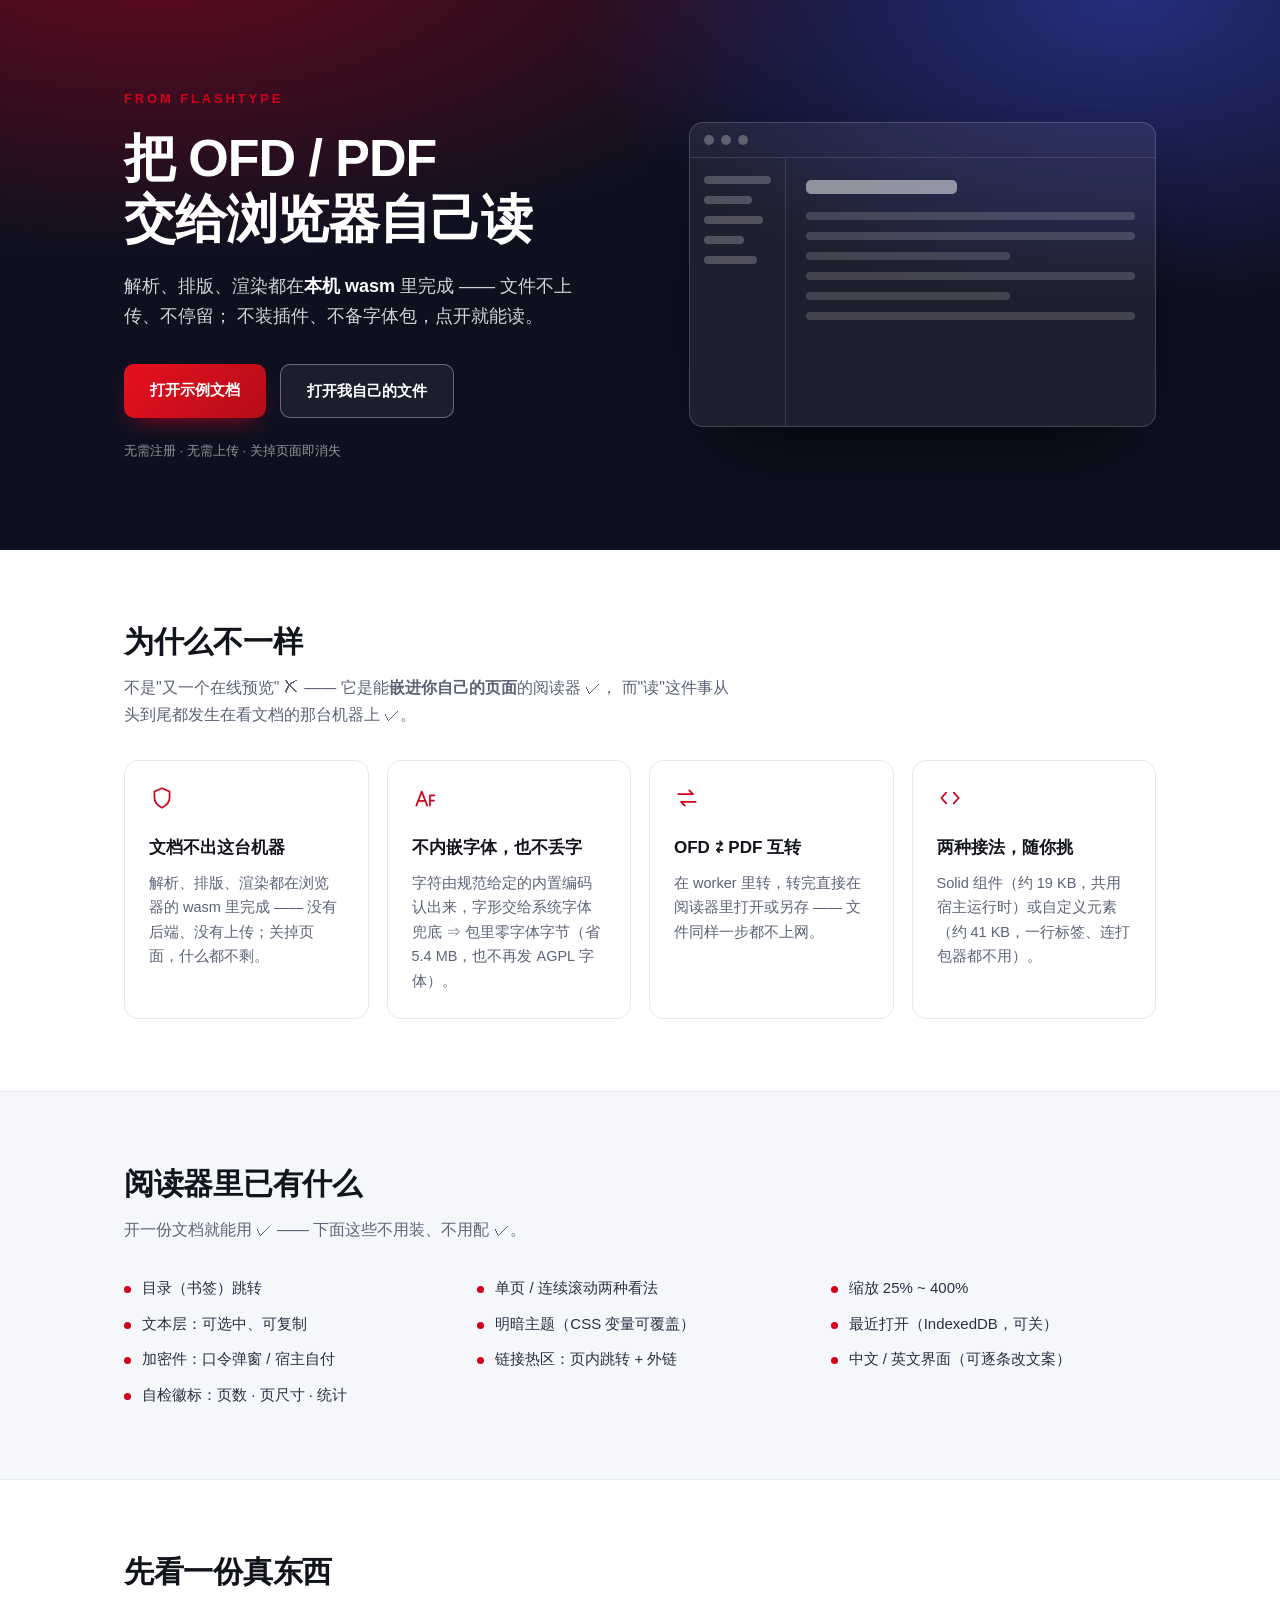
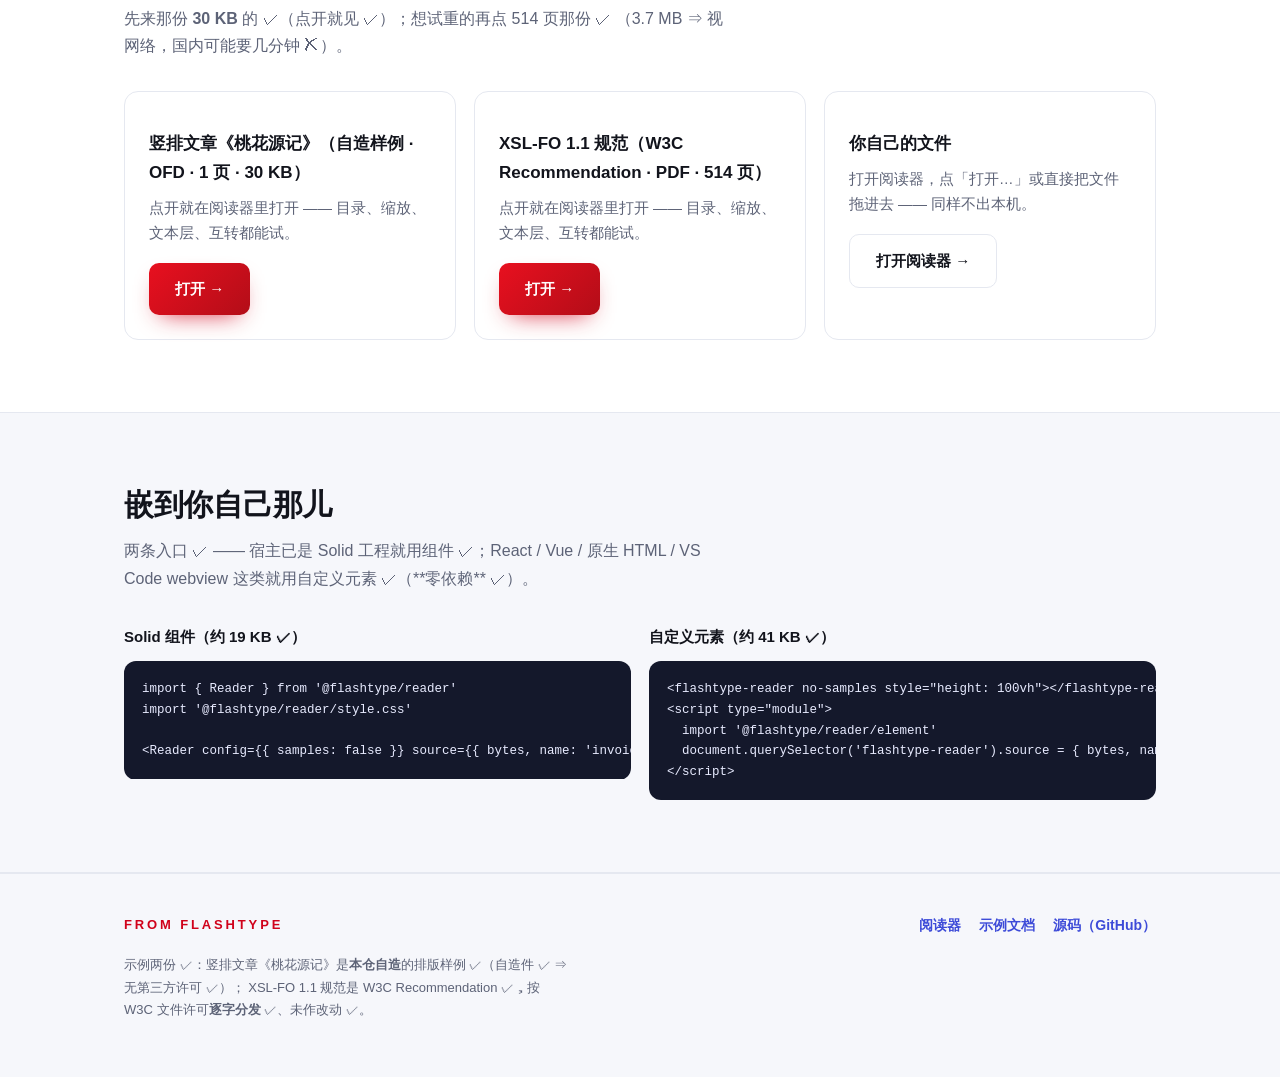
<file: index.html>
<!doctype html>
<!--
  **站点首页** ✓（GitHub Pages 打开的第一屏 ✓ —— 产物里它叫 `index.html` ✓，见 `site/build.sh` ✓）。

  ⚠ 为什么**不**直接把这份内容塞进阅读器那个 `index.html` ✗：
  ① 首页要的是**讲清楚**（是什么 ✓ / 有什么 ✓ / 点开看看 ✓），阅读器要的是**别挡着文档** ✓ ⇒
     两件事 ⇒ 两页 ✓（各自只加载自己那份 JS ✓ ⇒ 首页**不拉 wasm** ✓ ⇒ 首屏不等 2.4 MB 的引擎 ✓）；
  ② `index.html` 是**演示站点**的入口 ✓（`npm run dev` ⇒ 打开就是阅读器 ✓）⇒ 不能动 ✗。
     ⇒ 源码这里叫 `landing.html` ✓，编完由 `build.sh` 换名 ✓（阅读器那份改叫 `reader.html` ✓）。
-->
<html lang="zh-CN">
  <head>
    <meta charset="utf-8" />
    <meta name="viewport" content="width=device-width, initial-scale=1" />
    <title>Flashtype Reader · 在浏览器里读 OFD / PDF</title>
    <meta
      name="description"
      content="纯前端文档阅读器：OFD / PDF 在本机 wasm 里解析渲染，文件不上传、不装插件、不备字体包；支持 OFD ⇄ PDF 互转，可当组件或自定义元素嵌入。"
    />
    <meta property="og:title" content="Flashtype Reader · 在浏览器里读 OFD / PDF" />
    <meta
      property="og:description"
      content="文档不出这台机器 —— 解析、渲染、互转全在浏览器里完成。"
    />
    <meta property="og:type" content="website" />
    <script type="module" crossorigin src="./assets/landing-1GyL_ooH.js"></script>
    <link rel="modulepreload" crossorigin href="./assets/web-D34v5r06.js">
    <link rel="stylesheet" crossorigin href="./assets/landing-CvyEZsTJ.css">
  </head>
  <body>
    <div id="root"></div>
  </body>
</html>
</file>
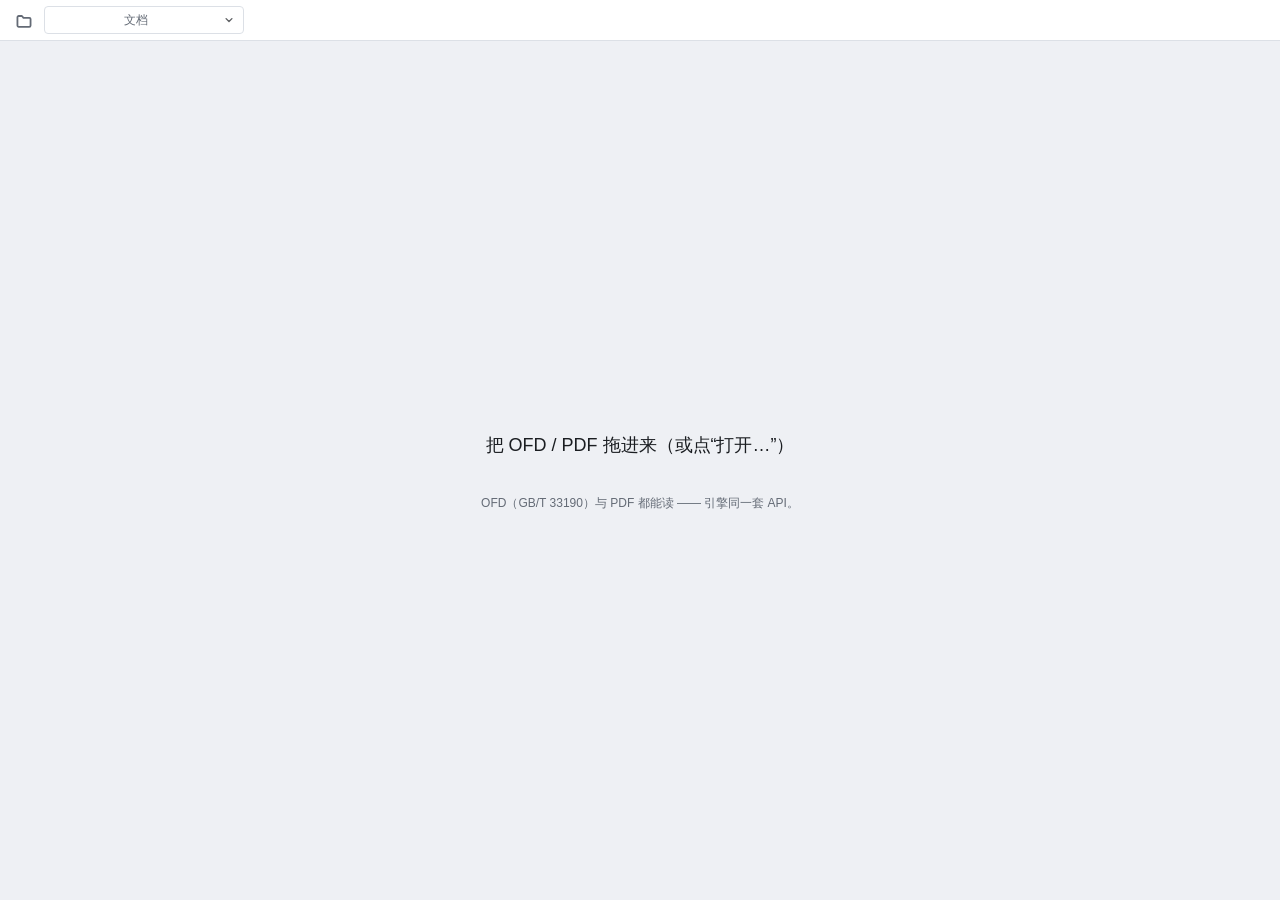
<file: reader.html>
<!doctype html>
<html lang="zh-CN">
  <head>
    <meta charset="utf-8" />
    <meta name="viewport" content="width=device-width, initial-scale=1" />
    <title>Flashtype Reader</title>
    <script type="module" crossorigin src="./assets/reader-CueZnGYY.js"></script>
    <link rel="modulepreload" crossorigin href="./assets/web-D34v5r06.js">
    <link rel="stylesheet" crossorigin href="./assets/reader-CYtdkBIT.css">
  </head>
  <body>
    <div id="root"></div>
  </body>
</html>
</file>
<file: assets/landing-CvyEZsTJ.css>
:root{--ft-ink:#12141c;--ft-muted:#5d6377;--ft-line:#e5e8f0;--ft-bg:#fff;--ft-bg-alt:#f6f7fb;--ft-accent:#d0021b;--ft-indigo:#3d4bd8;--ft-font:-apple-system, BlinkMacSystemFont, "Segoe UI", "PingFang SC", "Hiragino Sans GB", "Microsoft YaHei", "Noto Sans CJK SC", "Source Han Sans SC", sans-serif;--ft-mono:ui-monospace, SFMono-Regular, Menlo, Consolas, "Liberation Mono", monospace}*{box-sizing:border-box}html,body{margin:0;padding:0}body{font-family:var(--ft-font);color:var(--ft-ink);background:var(--ft-bg);-webkit-font-smoothing:antialiased;line-height:1.7}.ft-wrap{max-width:1080px;margin:0 auto;padding:0 24px}.ft-section{padding:72px 0}.ft-alt{background:var(--ft-bg-alt);border-top:1px solid var(--ft-line);border-bottom:1px solid var(--ft-line)}.ft-section h2{letter-spacing:-.01em;margin:0 0 12px;font-size:30px;line-height:1.35}.ft-lead{max-width:68ch;color:var(--ft-muted);margin:0 0 32px;font-size:16px}.ft-hero{color:#fff;background:radial-gradient(1200px 520px at 12% -10%,#d0021b73,#0000 60%),radial-gradient(900px 480px at 88% 0,#3d4bd880,#0000 62%),#0e1020;position:relative;overflow:hidden}.ft-hero-grid{grid-template-columns:1.05fr .95fr;align-items:center;gap:48px;padding-top:88px;padding-bottom:88px;display:grid}.ft-brand{letter-spacing:.22em;text-transform:uppercase;color:var(--ft-accent);margin:0 0 18px;font-size:13px;font-weight:700}.ft-hero h1{letter-spacing:-.02em;margin:0 0 20px;font-size:52px;line-height:1.18}.ft-sub{color:#ffffffd1;max-width:46ch;margin:0 0 32px;font-size:18px}.ft-sub b{color:#fff;font-weight:600}.ft-cta{flex-wrap:wrap;gap:14px;display:flex}.ft-btn{border-radius:10px;padding:13px 26px;font-size:15px;font-weight:600;text-decoration:none;transition:transform .15s,box-shadow .15s,background .15s;display:inline-block}.ft-btn-primary{color:#fff;background:linear-gradient(135deg,#e8101f,#b30d18);box-shadow:0 10px 24px -12px #d0021be6}.ft-btn-ghost{color:#fff;background:#ffffff0f;border:1px solid #ffffff57}.ft-btn:hover{transform:translateY(-2px)}.ft-btn-primary:hover{box-shadow:0 16px 30px -12px #d0021b}.ft-btn-ghost:hover{background:#ffffff24}.ft-note{color:#ffffff8c;margin:22px 0 0;font-size:13px}.ft-art{background:#ffffff12;border:1px solid #ffffff29;border-radius:14px;overflow:hidden;box-shadow:0 40px 80px -40px #000000e6}.ft-art-bar{border-bottom:1px solid #ffffff1f;gap:7px;padding:12px 14px;display:flex}.ft-art-bar span{background:#ffffff47;border-radius:50%;width:10px;height:10px}.ft-art-body{grid-template-columns:96px 1fr;min-height:268px;display:grid}.ft-art-side{border-right:1px solid #ffffff1f;flex-direction:column;gap:12px;padding:18px 14px;display:flex}.ft-art-side i{background:#ffffff38;border-radius:4px;height:8px}.ft-art-side i:nth-child(2){width:72%}.ft-art-side i:nth-child(3){width:88%}.ft-art-side i:nth-child(4){width:60%}.ft-art-side i:nth-child(5){width:80%}.ft-art-page{flex-direction:column;gap:12px;padding:22px 20px;display:flex}.ft-art-page b{background:#ffffff80;border-radius:5px;width:46%;height:14px;margin-bottom:6px}.ft-art-page i{background:#ffffff29;border-radius:4px;height:8px}.ft-art-page .ft-short{width:62%}.ft-cards{grid-template-columns:repeat(auto-fit,minmax(240px,1fr));gap:18px;display:grid}.ft-card{border:1px solid var(--ft-line);background:#fff;border-radius:14px;padding:24px;transition:transform .18s,box-shadow .18s,border-color .18s}.ft-card:hover{border-color:#d6dbe9;transform:translateY(-3px);box-shadow:0 18px 34px -22px #12141c73}.ft-card h3{margin:14px 0 8px;font-size:17px}.ft-card p{color:var(--ft-muted);margin:0;font-size:14.5px}.ft-icon{fill:none;width:26px;height:26px;stroke:var(--ft-accent);stroke-width:1.6px;stroke-linecap:round;stroke-linejoin:round}.ft-card-sample{flex-direction:column;align-items:flex-start;display:flex}.ft-card-sample .ft-btn{margin-top:18px}.ft-card-sample .ft-btn-ghost{color:var(--ft-ink);border-color:var(--ft-line);background:#fff}.ft-card-sample .ft-btn-ghost:hover{background:var(--ft-bg-alt)}.ft-caps{grid-template-columns:repeat(auto-fit,minmax(280px,1fr));gap:10px 28px;margin:0;padding:0;list-style:none;display:grid}.ft-caps li{color:#2a2f42;padding-left:18px;font-size:15px;position:relative}.ft-caps li:before{content:"";background:var(--ft-accent);border-radius:50%;width:7px;height:7px;position:absolute;top:11px;left:0}.ft-code-grid{grid-template-columns:repeat(auto-fit,minmax(320px,1fr));gap:18px;display:grid}.ft-code h3{margin:0 0 12px;font-size:15px}.ft-code pre{color:#e8ebff;font-family:var(--ft-mono);background:#14182b;border-radius:12px;margin:0;padding:18px;font-size:12.5px;line-height:1.65;overflow-x:auto}.ft-foot{border-top:1px solid var(--ft-line);background:var(--ft-bg-alt);padding:40px 0 56px}.ft-foot-grid{flex-wrap:wrap;justify-content:space-between;align-items:flex-start;gap:24px;display:flex}.ft-foot-note{max-width:62ch;color:var(--ft-muted);margin:0;font-size:13px}.ft-foot-links{flex-wrap:wrap;gap:18px;font-size:14px;display:flex}.ft-foot-links a{color:var(--ft-indigo);font-weight:600;text-decoration:none}.ft-foot-links a:hover{text-decoration:underline}@media (max-width:860px){.ft-hero-grid{grid-template-columns:1fr;padding-top:56px;padding-bottom:56px}.ft-art{display:none}.ft-hero h1{font-size:38px}.ft-section{padding:52px 0}.ft-section h2{font-size:25px}}
</file>
<file: assets/reader-CYtdkBIT.css>
:root,[data-fx-theme=light]{--fx-gray-1:#fff;--fx-gray-2:#f7f8fa;--fx-gray-3:#f4f5f7;--fx-gray-4:#eceef1;--fx-gray-5:#e8eaee;--fx-gray-6:#e2e6ec;--fx-gray-7:#dce0e6;--fx-gray-8:#c9ced6;--fx-gray-9:#b3bac5;--fx-gray-10:#808894;--fx-gray-11:#646b76;--fx-gray-12:#1a1d21;--fx-gray-0:var(--fx-gray-1);--fx-gray-25:var(--fx-gray-2);--fx-gray-50:var(--fx-gray-3);--fx-gray-100:var(--fx-gray-4);--fx-gray-150:var(--fx-gray-5);--fx-gray-200:var(--fx-gray-7);--fx-gray-300:var(--fx-gray-8);--fx-gray-500:var(--fx-gray-10);--fx-gray-600:var(--fx-gray-11);--fx-gray-900:var(--fx-gray-12);--fx-blue-500:#2563eb;--fx-blue-600:#1d4ed8;--fx-blue-400:#60a5fa;--fx-green-700:#15803d;--fx-green-400:#4ade80;--fx-teal-600:#0f9d8f;--fx-teal-400:#2dd4bf;--fx-amber-700:#b45309;--fx-amber-400:#fbbf24;--fx-red-600:#dc2626;--fx-radius-xs:2px;--fx-radius-sm:3px;--fx-radius-md:4px;--fx-radius-lg:6px;--fx-radius-xl:8px;--fx-radius-pill:999px;--fx-app-bg:#eef0f4;--fx-surface:var(--fx-gray-3);--fx-elevation-tint-1:0%;--fx-elevation-tint-2:0%;--fx-surface-raised:color-mix(in srgb, var(--fx-accent) var(--fx-elevation-tint-1,0%), var(--fx-gray-1));--fx-surface-float:color-mix(in srgb, var(--fx-accent) var(--fx-elevation-tint-2,0%), var(--fx-gray-1));--fx-tooltip-bg:var(--fx-gray-12);--fx-tooltip-fg:var(--fx-gray-1);--fx-surface-control:var(--fx-gray-1);--fx-surface-field:var(--fx-surface-control);--fx-surface-inset:var(--fx-surface-sunken);--fx-surface-sunken:var(--fx-gray-4);--fx-surface-readonly:var(--fx-surface);--fx-segmented-track:#e9ebef;--fx-segmented-active:var(--fx-gray-1);--fx-text:var(--fx-gray-12);--fx-btn-fg:color-mix(in srgb, var(--fx-text) 75%, var(--fx-surface-control));--fx-text-muted:var(--fx-gray-11);--fx-text-faint:var(--fx-gray-10);--fx-border:var(--fx-gray-7);--fx-border-strong:var(--fx-gray-8);--fx-border-float:var(--fx-border);--fx-hover:var(--fx-gray-5);--fx-scrim:#0f172a59;--fx-scrim-soft:#0f172a2e;--fx-shadow-color:#0f172a;--fx-shadow-panel:-8px 0 28px color-mix(in srgb, var(--fx-shadow-color) 28%, transparent);--fx-shadow-panel-left:8px 0 28px color-mix(in srgb, var(--fx-shadow-color) 28%, transparent);--fx-shadow-modal:0 0 0 1px color-mix(in srgb, var(--fx-shadow-color) 6%, transparent), 0 1px 2px color-mix(in srgb, var(--fx-shadow-color) 8%, transparent), 0 24px 60px -24px color-mix(in srgb, var(--fx-shadow-color) 45%, transparent);--fx-shadow-float:0 0 0 1px color-mix(in srgb, var(--fx-shadow-color) 6%, transparent), 0 1px 2px color-mix(in srgb, var(--fx-shadow-color) 8%, transparent), 0 24px 56px -24px color-mix(in srgb, var(--fx-shadow-color) 40%, transparent);--fx-hover-float:var(--fx-hover);--fx-scroll-shadow:color-mix(in srgb, var(--fx-shadow-color) 16%, transparent);--fx-hover-control:var(--fx-gray-6);--fx-shadow-control:0 1px 2px color-mix(in srgb, var(--fx-shadow-color) 8%, transparent);--fx-scrollbar:#c5cbd3;--fx-scrollbar-hover:#a0a8b3;--fx-accent:var(--fx-blue-500);--fx-accent-strong:var(--fx-blue-600);--fx-focus-ring:var(--fx-accent);--fx-focus-halo:color-mix(in srgb, var(--fx-focus-ring) 32%, transparent);--fx-accent-fg:#fff;--fx-accent-soft:color-mix(in srgb, var(--fx-accent) 8%, transparent);--fx-danger:#c81e1e;--fx-danger-fg:var(--fx-gray-1);--fx-danger-soft:color-mix(in srgb, var(--fx-danger) 8%, transparent);--fx-danger-line:color-mix(in srgb, var(--fx-danger) 35%, transparent);--fx-danger-ring:color-mix(in srgb, var(--fx-danger) 12%, transparent);--fx-warning:var(--fx-amber-700);--fx-success:var(--fx-green-700);--fx-success-soft:color-mix(in srgb, var(--fx-success) 8%, transparent);--fx-success-line:color-mix(in srgb, var(--fx-success) 35%, transparent);--fx-success-ring:color-mix(in srgb, var(--fx-success) 12%, transparent);--fx-warning-soft:color-mix(in srgb, var(--fx-warning) 8%, transparent);--fx-warning-line:color-mix(in srgb, var(--fx-warning) 35%, transparent);--fx-warning-ring:color-mix(in srgb, var(--fx-warning) 12%, transparent);--fx-info:var(--fx-blue-500);--fx-info-soft:color-mix(in srgb, var(--fx-info) 8%, transparent);--fx-info-line:color-mix(in srgb, var(--fx-info) 35%, transparent);--fx-info-ring:color-mix(in srgb, var(--fx-info) 12%, transparent);--fx-state-explicit:var(--fx-blue-500);--fx-state-inherited:var(--fx-teal-600);--fx-state-initial:#a0a7b1;--fx-control-h:22px;--fx-control-radius:var(--fx-radius-md);--fx-control-pad-x:7px;--fx-btn-text-shift:0px;--fx-btn-font-size:var(--fx-font-size);--fx-font-size-xs:10px;--fx-font-size-sm:11px;--fx-font-size:12px;--fx-font-size-lg:14px;--fx-z-drawer:20;--fx-z-dialog:30;--fx-z-popover:40;--fx-z-tooltip:50;--fx-z-popup:55;--fx-z-toast:60;--fx-motion-fast:.18s;--fx-motion-base:.22s;--fx-ease-out:cubic-bezier(.16, 1, .3, 1);--fx-ease-in:cubic-bezier(.4, 0, 1, 1)}[data-fx-theme=light]{--lightningcss-light:initial;--lightningcss-dark: ;--lightningcss-light:initial;--lightningcss-dark: ;color-scheme:light}[data-fx-theme=dark]{--lightningcss-light: ;--lightningcss-dark:initial;--lightningcss-light: ;--lightningcss-dark:initial;color-scheme:dark;--fx-gray-1:#0b0d10;--fx-gray-2:#101216;--fx-gray-3:#14161a;--fx-gray-4:#191c21;--fx-gray-5:#1f242c;--fx-gray-6:#262a31;--fx-gray-7:#2c3037;--fx-gray-8:#3a3f48;--fx-gray-9:#4b515b;--fx-gray-10:#737b87;--fx-gray-11:#a0a7b1;--fx-gray-12:#e8eaee;--fx-gray-0:var(--fx-gray-1);--fx-gray-25:var(--fx-gray-2);--fx-gray-50:var(--fx-gray-3);--fx-gray-100:var(--fx-gray-4);--fx-gray-150:var(--fx-gray-5);--fx-gray-200:var(--fx-gray-7);--fx-gray-300:var(--fx-gray-8);--fx-gray-500:var(--fx-gray-10);--fx-gray-600:var(--fx-gray-11);--fx-gray-900:var(--fx-gray-12);--fx-app-bg:var(--fx-gray-1);--fx-surface:var(--fx-gray-3);--fx-surface-raised:color-mix(in srgb, var(--fx-accent) var(--fx-elevation-tint-1,0%), var(--fx-gray-4));--fx-surface-float:color-mix(in srgb, var(--fx-accent) var(--fx-elevation-tint-2,0%), #2a2f38);--fx-tooltip-bg:var(--fx-gray-8);--fx-tooltip-fg:var(--fx-gray-12);--fx-surface-control:var(--fx-gray-5);--fx-surface-field:var(--fx-surface-control);--fx-surface-inset:#171a20;--fx-surface-sunken:var(--fx-gray-2);--fx-surface-readonly:var(--fx-surface-sunken);--fx-segmented-track:var(--fx-gray-6);--fx-segmented-active:#3a404b;--fx-text:var(--fx-gray-12);--fx-btn-fg:var(--fx-text);--fx-text-muted:var(--fx-gray-11);--fx-text-faint:var(--fx-gray-10);--fx-border:var(--fx-gray-7);--fx-border-strong:var(--fx-gray-8);--fx-border-float:#ffffff29;--fx-hover:var(--fx-gray-6);--fx-hover-float:#ffffff17;--fx-hover-control:#ffffff1f;--fx-scrim:#000000b8;--fx-scrim-soft:#0009;--fx-accent:#60a5fa;--fx-accent-strong:#93c5fd;--fx-focus-halo:color-mix(in srgb, var(--fx-focus-ring) 40%, transparent);--fx-accent-fg:#0f1115;--fx-accent-soft:color-mix(in srgb, var(--fx-accent) 12%, transparent);--fx-danger:#f98080;--fx-danger-fg:#0f1115;--fx-danger-soft:color-mix(in srgb, var(--fx-danger) 16%, transparent);--fx-danger-line:color-mix(in srgb, var(--fx-danger) 50%, transparent);--fx-danger-ring:color-mix(in srgb, var(--fx-danger) 24%, transparent);--fx-warning:var(--fx-amber-400);--fx-success:var(--fx-green-400);--fx-success-soft:color-mix(in srgb, var(--fx-success) 16%, transparent);--fx-success-line:color-mix(in srgb, var(--fx-success) 50%, transparent);--fx-success-ring:color-mix(in srgb, var(--fx-success) 24%, transparent);--fx-warning-soft:color-mix(in srgb, var(--fx-warning) 16%, transparent);--fx-warning-line:color-mix(in srgb, var(--fx-warning) 50%, transparent);--fx-warning-ring:color-mix(in srgb, var(--fx-warning) 24%, transparent);--fx-info:var(--fx-blue-400);--fx-info-soft:color-mix(in srgb, var(--fx-info) 16%, transparent);--fx-info-line:color-mix(in srgb, var(--fx-info) 50%, transparent);--fx-info-ring:color-mix(in srgb, var(--fx-info) 24%, transparent);--fx-state-explicit:var(--fx-blue-400);--fx-state-inherited:var(--fx-teal-400);--fx-state-initial:#5b6270;--fx-shadow-color:#000;--fx-shadow-panel:-8px 0 28px color-mix(in srgb, var(--fx-shadow-color) 50%, transparent);--fx-shadow-panel-left:8px 0 28px color-mix(in srgb, var(--fx-shadow-color) 50%, transparent);--fx-shadow-float:0 0 0 1px #ffffff1f, 0 12px 30px -10px color-mix(in srgb, var(--fx-shadow-color) 90%, transparent);--fx-scroll-shadow:color-mix(in srgb, var(--fx-shadow-color) 50%, transparent);--fx-shadow-control:0 1px 3px color-mix(in srgb, var(--fx-shadow-color) 60%, transparent);--fx-shadow-modal:0 0 0 1px #ffffff1f, 0 2px 6px color-mix(in srgb, var(--fx-shadow-color) 50%, transparent), 0 28px 70px -28px color-mix(in srgb, var(--fx-shadow-color) 90%, transparent);--fx-scrollbar:var(--fx-gray-8);--fx-scrollbar-hover:var(--fx-gray-9)}[data-fx-density=compact]{--fx-control-h:20px}@media (pointer:coarse){:root{--fx-control-h:32px;--fx-font-size-xs:11px;--fx-font-size-sm:12px;--fx-font-size:14px;--fx-font-size-lg:17px;--fx-control-pad-x:10px}}@media (prefers-reduced-motion:reduce){:root{--fx-motion-fast:0s;--fx-motion-base:0s}}.fx-btn{height:var(--fx-control-h);border:1px solid var(--fx-border-strong);border-radius:var(--fx-control-radius);background:var(--fx-surface-control);color:var(--fx-btn-fg);font-family:inherit;font-size:var(--fx-btn-font-size);white-space:nowrap;-webkit-user-select:none;user-select:none;cursor:pointer;touch-action:manipulation;justify-content:center;align-items:center;gap:6px;padding:0 10px;line-height:1;display:inline-flex}.fx-btn-label{transform:translateY(var(--fx-btn-text-shift,0px));display:inline-block}.fx-btn:active:not(:disabled){background:var(--fx-surface-sunken)}.fx-btn:focus-visible{outline:2px solid var(--fx-focus-ring);outline-offset:1px}.fx-btn:disabled{border-color:var(--fx-border);background:var(--fx-surface-sunken);color:var(--fx-text-faint);cursor:default}.fx-btn.is-primary{background:var(--fx-accent);color:var(--fx-accent-fg);border-color:#0000}.fx-btn.is-primary:active:not(:disabled){background:var(--fx-accent-strong);border-color:#0000}.fx-btn.is-danger{background:var(--fx-danger);color:var(--fx-danger-fg);border-color:#0000}.fx-btn.is-danger:active:not(:disabled){background:color-mix(in srgb, var(--fx-danger) 80%, var(--fx-text));border-color:#0000}.fx-btn.is-text{background:0 0;border-color:#0000}.fx-btn.is-text:active:not(:disabled){background:var(--fx-surface-sunken)}.fx-btn.is-outline{border-color:var(--fx-border);color:var(--fx-text-muted);background:0 0}.fx-btn.is-outline:active:not(:disabled){border-color:var(--fx-border-strong);color:var(--fx-text);background:0 0}.fx-btn.is-outline:disabled{border-color:var(--fx-border);color:var(--fx-text-faint);background:0 0}.fx-btn.is-icon-only{width:var(--fx-control-h);padding:0}.fx-btn.is-primary:disabled,.fx-btn.is-danger:disabled{border-color:var(--fx-border);background:var(--fx-surface-sunken);color:var(--fx-text-faint)}.fx-btn.is-text:disabled{color:var(--fx-text-faint);background:0 0;border-color:#0000}.fx-btn.is-icon-only:disabled{background:0 0}@media (hover:hover){.fx-btn:hover:not(:disabled){border-color:var(--fx-border-strong);background:var(--fx-hover-control)}.fx-btn.is-primary:hover:not(:disabled){background:var(--fx-accent-strong);border-color:#0000}.fx-btn.is-danger:hover:not(:disabled){background:color-mix(in srgb, var(--fx-danger) 88%, var(--fx-text));border-color:#0000}.fx-btn.is-text:hover:not(:disabled){background:var(--fx-hover-control);border-color:#0000}.fx-btn.is-outline:hover:not(:disabled){border-color:var(--fx-border-strong);color:var(--fx-text);background:0 0}}.fx-group{border-top:1px solid var(--fx-border);margin-bottom:14px;padding-top:8px}.fx-group-title{color:var(--fx-text-muted);font-size:var(--fx-font-size-sm);margin-bottom:6px;font-weight:600}.fx-input,.fx-textarea{box-sizing:border-box;width:100%;min-width:0;height:var(--fx-control-h);padding:0 var(--fx-control-pad-x);border:1px solid var(--fx-border-strong);border-radius:var(--fx-control-radius);background:var(--fx-surface-field);color:var(--fx-text);font:inherit;font-size:var(--fx-font-size)}.fx-textarea{height:auto;min-height:calc(var(--fx-control-h) * 2.4);padding:6px var(--fx-control-pad-x);resize:vertical;line-height:1.55}.fx-input::placeholder,.fx-textarea::placeholder{color:var(--fx-text-faint)}.fx-input:focus-visible,.fx-textarea:focus-visible{border-color:var(--fx-accent);box-shadow:0 0 0 2px var(--fx-focus-halo);outline:none}.fx-input:disabled,.fx-textarea:disabled{border-color:var(--fx-border);background:var(--fx-surface-sunken);color:var(--fx-text-faint);cursor:default}.fx-input[readonly],.fx-textarea[readonly]{background:var(--fx-surface-readonly);color:var(--fx-text-muted);cursor:default}.fx-input[readonly]:not(.is-invalid),.fx-textarea[readonly]:not(.is-invalid){border-color:var(--fx-border)}@media (hover:hover){.fx-input[readonly]:not(:disabled):hover,.fx-textarea[readonly]:not(:disabled):hover{border-color:var(--fx-border-strong)}}.fx-input[readonly]:focus-visible,.fx-textarea[readonly]:focus-visible{box-shadow:none;outline:none}.fx-input[readonly]:not(.is-invalid):focus-visible,.fx-textarea[readonly]:not(.is-invalid):focus-visible{border-color:var(--fx-border)}.fx-input.is-invalid,.fx-textarea.is-invalid{border-color:var(--fx-danger)}.fx-input.is-invalid:focus-visible,.fx-textarea.is-invalid:focus-visible{box-shadow:0 0 0 2px var(--fx-danger-ring)}.fx-checkbox{color:var(--fx-text);font-size:var(--fx-font-size);cursor:pointer;-webkit-user-select:none;user-select:none;align-items:center;gap:6px;display:inline-flex}.fx-checkbox input{width:13px;height:13px;accent-color:var(--fx-accent);cursor:pointer;margin:0}@media (pointer:coarse){.fx-input,.fx-textarea{font-size:16px}.fx-checkbox input{width:18px;height:18px}}.fx-checkbox:has(input:disabled){color:var(--fx-text-faint);cursor:default}.fx-field{flex-direction:column;gap:4px;min-width:0;display:flex}.fx-field-label{color:var(--fx-text-muted);font-size:var(--fx-font-size-sm)}.fx-field-hint{color:var(--fx-text-muted);font-size:var(--fx-font-size-sm);margin:0;line-height:1.5}.fx-field-hint.is-error{color:var(--fx-danger)}.fx-file-picker{flex-direction:column;gap:4px;min-width:0;display:flex;position:relative}.fx-file-native{clip:rect(0 0 0 0);white-space:nowrap;pointer-events:none;border:0;width:1px;height:1px;margin:-1px;padding:0;position:absolute;overflow:hidden}.fx-file-drop{box-sizing:border-box;min-height:calc(var(--fx-control-h) * 2.5);border:1px dashed var(--fx-border-strong);border-radius:var(--fx-radius-lg);background:var(--fx-surface-field);color:var(--fx-text-muted);transition:border-color var(--fx-motion-fast) ease, background var(--fx-motion-fast) ease;align-items:center;padding:12px;display:flex}.fx-file-drop.is-dragging{border-color:var(--fx-accent);background:var(--fx-accent-soft)}.fx-file-choose{border-radius:var(--fx-radius-md);width:100%;color:inherit;font:inherit;cursor:pointer;touch-action:manipulation;background:0 0;border:0;flex-direction:column;justify-content:center;align-items:center;gap:4px;padding:4px;display:flex}.fx-file-choose:focus-visible{outline:2px solid var(--fx-focus-ring);outline-offset:-2px}.fx-file-icon{color:var(--fx-text-faint);flex:none}.fx-file-title{color:var(--fx-text);font-size:var(--fx-font-size)}.fx-file-sub{color:var(--fx-text-faint);font-size:var(--fx-font-size-sm)}.fx-file-selected{align-items:center;gap:8px;width:100%;min-width:0;display:flex}.fx-file-meta{flex-direction:column;flex:auto;gap:1px;min-width:0;display:flex}.fx-file-name{color:var(--fx-text);font-size:var(--fx-font-size);text-overflow:ellipsis;white-space:nowrap;overflow:hidden}.fx-file-size{color:var(--fx-text-faint);font-size:var(--fx-font-size-sm)}.fx-file-actions{flex:none;gap:8px;margin-left:auto;display:flex}.fx-file-action{border-radius:var(--fx-radius-xs);color:var(--fx-accent);font:inherit;font-size:var(--fx-font-size-sm);cursor:pointer;background:0 0;border:0;padding:0}.fx-file-action.is-muted{color:var(--fx-text-muted)}.fx-file-action:focus-visible{outline:2px solid var(--fx-focus-ring);outline-offset:2px}.fx-file-action:disabled{color:var(--fx-text-faint);cursor:default}.fx-file-hint,.fx-file-error{font-size:var(--fx-font-size-sm);margin:0;line-height:1.5}.fx-file-hint{color:var(--fx-text-faint)}.fx-file-error{color:var(--fx-danger)}.fx-file-picker.is-disabled .fx-file-drop{border-color:var(--fx-border);background:var(--fx-surface-sunken)}.fx-file-picker.is-disabled .fx-file-choose{cursor:default}.fx-file-picker.is-disabled .fx-file-title,.fx-file-picker.is-disabled .fx-file-name{color:var(--fx-text-faint)}@media (hover:hover){.fx-file-drop:has(.fx-file-choose:hover){border-color:var(--fx-accent)}.fx-file-action:hover:not(:disabled){text-decoration:underline}}@media (pointer:coarse){.fx-file-sub{display:none}.fx-file-action{min-height:var(--fx-control-h);padding:0 6px}}.fx-select-combo{width:100%;min-width:0;position:relative}.fx-select-btn{box-sizing:border-box;width:100%;min-width:0;height:var(--fx-control-h);padding:0 var(--fx-control-pad-x);border:1px solid var(--fx-border-strong);border-radius:var(--fx-control-radius);background:var(--fx-surface-field);color:var(--fx-text);font:inherit;font-size:var(--fx-font-size);text-align:left;cursor:pointer;align-items:center;gap:6px;display:flex}@media (hover:hover){.fx-select-btn:hover:not(:disabled){border-color:var(--fx-border-strong);background:var(--fx-hover-control)}}@media (pointer:coarse){.fx-select-btn{font-size:16px}}.fx-select-btn:focus-visible{border-color:var(--fx-accent);box-shadow:0 0 0 2px var(--fx-focus-halo);outline:none}.fx-select-btn:disabled{border-color:var(--fx-border);background:var(--fx-surface-sunken);color:var(--fx-text-faint);cursor:default}.fx-select-btn.is-invalid{border-color:var(--fx-danger)}.fx-select-btn.is-placeholder{color:var(--fx-text-faint)}.fx-select-label{text-overflow:ellipsis;white-space:nowrap;flex:1;min-width:0;overflow:hidden}.fx-select-caret{color:var(--fx-text-faint);transition:transform var(--fx-motion-fast) ease;flex:none}.fx-select-btn[aria-expanded=true] .fx-select-caret{transform:rotate(180deg)}.fx-choice-option.is-disabled{color:var(--fx-text-faint);cursor:default}.fx-choice-check{color:var(--fx-accent);flex:none}.fx-number{align-items:center;width:100%;min-width:0;display:flex;position:relative}.fx-number-input{padding-right:21px}.fx-number-input::-webkit-outer-spin-button{appearance:none;margin:0}.fx-number-input::-webkit-inner-spin-button{appearance:none;margin:0}.fx-number-input{appearance:textfield}.fx-number-steps{border-left:1px solid var(--fx-border);background:var(--fx-surface-inset);border-radius:0 calc(var(--fx-control-radius) - 1px) calc(var(--fx-control-radius) - 1px) 0;flex-direction:column;width:16px;display:flex;position:absolute;top:1px;bottom:1px;right:1px;overflow:hidden}.fx-number:has(.fx-number-input:disabled) .fx-number-steps{display:none}.fx-number-input:disabled{padding-right:var(--fx-control-pad-x)}.fx-number:focus-within .fx-number-steps{border-left-color:var(--fx-accent-soft)}.fx-number-step{width:100%;color:var(--fx-text-muted);cursor:pointer;background:0 0;border:none;flex:1;justify-content:center;align-items:center;padding:0;display:flex}.fx-number-step:active:not(:disabled){background:var(--fx-surface-field);color:var(--fx-text)}@media (hover:hover){.fx-number-step:hover:not(:disabled){background:var(--fx-surface-field);color:var(--fx-text)}}@media (pointer:coarse){.fx-number-steps{width:24px}}.fx-number-step:disabled{color:var(--fx-text-faint);cursor:default;background:0 0}.fx-number-step+.fx-number-step{border-top:1px solid var(--fx-border)}.fx-number-step-icon.is-up{transform:rotate(180deg)}.fx-zoom{align-items:center;gap:2px;display:inline-flex}.fx-zoom-step{width:22px;padding:0}.fx-zoom-sep{background:var(--fx-border);flex:none;width:1px;height:12px;margin:0 6px}.fx-zoom-tier{width:auto;font-size:var(--fx-font-size-sm);white-space:nowrap;padding:0 8px}.fx-zoom-value{min-width:40px;color:var(--fx-text);font-weight:500;font-size:var(--fx-font-size-sm);font-variant-numeric:tabular-nums;-webkit-user-select:none;user-select:none;justify-content:center;align-items:center;padding:0 2px;display:inline-flex}.fx-pop{z-index:var(--fx-z-popover,40);overscroll-behavior:contain;border:1px solid var(--fx-border-float);border-radius:var(--fx-radius-lg);background:var(--fx-surface-float);box-shadow:var(--fx-shadow-float);padding:0;animation:.1s ease-out fx-pop-in;position:fixed;overflow:auto}@keyframes fx-pop-in{0%{opacity:0;transform:translateY(-2px)}}@media (prefers-reduced-motion:reduce){.fx-pop{animation:none}}.fx-tooltip-anchor{vertical-align:middle;display:inline-flex}.fx-pop.fx-tooltip{z-index:var(--fx-z-tooltip,50);border-radius:var(--fx-radius-md);background:var(--fx-tooltip-bg);max-width:260px;color:var(--fx-tooltip-fg);box-shadow:var(--fx-shadow-float);font-size:var(--fx-font-size-sm);pointer-events:none;border:0;padding:6px 8px;line-height:1.45}.fx-tooltip-content{white-space:pre-line;display:block}.fx-menu{outline:none;flex-direction:column;min-width:180px;padding:4px;display:flex}.fx-menu-item{border-radius:var(--fx-radius-sm);width:100%;height:28px;color:var(--fx-text);font:inherit;font-size:var(--fx-font-size);text-align:left;white-space:nowrap;cursor:pointer;background:0 0;border:0;align-items:center;gap:8px;padding:0 8px;display:flex}.fx-menu-item:focus{background:var(--fx-hover-float);outline:none}@media (hover:hover){.fx-menu-item:hover:not(:disabled){background:var(--fx-hover-float);outline:none}}@media (pointer:coarse){.fx-menu-item{height:40px}}.fx-menu-item.is-danger{color:var(--fx-danger)}.fx-menu-item:disabled{color:var(--fx-text-faint);cursor:default}.fx-menu-row{border-radius:var(--fx-radius-sm);align-items:center;display:flex}.fx-menu-row .fx-menu-item{flex:auto;width:auto;min-width:0}.fx-menu-action{border-radius:var(--fx-radius-sm);width:24px;height:24px;color:var(--fx-text-faint);cursor:pointer;background:0 0;border:0;flex:none;justify-content:center;align-items:center;margin-right:2px;padding:0;display:inline-flex}.fx-menu-action:focus-visible{outline:2px solid var(--fx-focus-ring);outline-offset:-2px}@media (hover:hover){.fx-menu-action:hover:not(:disabled){background:var(--fx-hover-float);color:var(--fx-text)}}.fx-menu-action.is-danger{color:var(--fx-danger)}.fx-menu-action:disabled{color:var(--fx-text-faint);cursor:default}@media (pointer:coarse){.fx-menu-action{width:34px;height:34px;margin-right:0}}.fx-menu-icon{flex:none;justify-content:center;align-items:center;width:14px;height:14px;display:inline-flex}.fx-menu-label{text-overflow:ellipsis;flex:1;min-width:0;overflow:hidden}.fx-menu-shortcut{color:var(--fx-text-faint);font-size:var(--fx-font-size-sm);flex:none}.fx-menu-check{color:var(--fx-accent);flex:none}.fx-menu-sep{background:var(--fx-border);height:1px;margin:4px 2px}.fx-menu-heading{color:var(--fx-text-faint);font-size:var(--fx-font-size-xs);letter-spacing:.06em;padding:6px 8px 4px;font-weight:500}.fx-toast-host{z-index:var(--fx-z-toast,60);pointer-events:none;flex-direction:column;gap:8px;max-width:min(420px,100vw - 24px);display:flex;position:fixed}.fx-toast-host.is-top-center{top:calc(12px + env(safe-area-inset-top) + var(--fx-vv-top,0px));align-items:center;left:50%;transform:translate(-50%)}.fx-toast-host.is-top-right{top:calc(12px + env(safe-area-inset-top) + var(--fx-vv-top,0px));right:calc(12px + env(safe-area-inset-right));align-items:flex-end}.fx-toast-host.is-bottom-right{right:calc(12px + env(safe-area-inset-right));bottom:calc(12px + env(safe-area-inset-bottom) + var(--fx-vv-inset-bottom,0px));align-items:flex-end}.fx-toast{pointer-events:auto;border:1px solid var(--fx-border-float);border-radius:var(--fx-radius-xl);background:var(--fx-surface-float);min-width:220px;max-width:100%;box-shadow:var(--fx-shadow-float);color:var(--fx-text);font-size:var(--fx-font-size);animation:fx-toast-in var(--fx-motion-fast) var(--fx-ease-out);align-items:flex-start;gap:9px;padding:9px 8px 9px 12px;display:flex}.fx-toast-icon{height:1.5em;color:var(--fx-accent);flex:none;align-items:center;display:flex}.fx-toast.is-success .fx-toast-icon{color:var(--fx-success)}.fx-toast.is-warning .fx-toast-icon{color:var(--fx-warning)}.fx-toast.is-danger .fx-toast-icon{color:var(--fx-danger)}.fx-toast-message{white-space:pre-line;flex:1;min-width:0;padding-top:1px;line-height:1.5}.fx-toast-close{border-radius:var(--fx-radius-sm);width:20px;height:20px;color:var(--fx-text-muted);cursor:pointer;background:0 0;border:0;flex:none;justify-content:center;align-items:center;margin-top:-1px;padding:0;line-height:1;display:flex}.fx-toast-close:focus-visible{outline:2px solid var(--fx-focus-ring);outline-offset:1px}@media (hover:hover){.fx-toast-close:hover{background:var(--fx-hover);color:var(--fx-text)}}@media (pointer:coarse){.fx-toast-close{width:28px;height:28px;margin-top:-3px}}@keyframes fx-toast-in{0%{opacity:0;transform:translateY(-4px)}}@media (prefers-reduced-motion:reduce){.fx-toast{animation:none}}.fx-quantity{align-items:center;gap:4px;width:100%;min-width:0;display:flex}.fx-quantity-num{flex:auto;width:auto;min-width:0}.fx-quantity-unit{flex:0 0 62px;width:62px;min-width:0}.fx-segmented{border-radius:var(--fx-radius-lg);background:var(--fx-segmented-track);align-self:flex-start;align-items:center;gap:2px;width:-moz-fit-content;width:fit-content;max-width:100%;padding:2px;display:inline-flex}.fx-segmented-item{height:calc(var(--fx-control-h) - 4px);border-radius:var(--fx-radius-md);color:var(--fx-text-muted);font:inherit;font-size:var(--fx-font-size);white-space:nowrap;cursor:pointer;background:0 0;border:none;padding:0 9px;line-height:1}@media (hover:hover){.fx-segmented-item:hover:not(:disabled):not(.is-active){color:var(--fx-text)}}.fx-segmented-item.is-active{background:var(--fx-segmented-active);color:var(--fx-accent);box-shadow:var(--fx-shadow-control)}.fx-segmented-item:disabled{color:var(--fx-text-faint);cursor:default}.fx-segmented-item.is-active:disabled{background:color-mix(in srgb, var(--fx-segmented-active) 60%, var(--fx-segmented-track));box-shadow:none}.fx-segmented-item:focus-visible{outline:2px solid var(--fx-focus-ring);outline-offset:1px}.fx-dialog-overlay{inset:0;top:var(--fx-vv-top,0px);bottom:var(--fx-vv-inset-bottom,0px);z-index:var(--fx-z-dialog,30);padding:max(clamp(12px, 4vw, 24px), env(safe-area-inset-top)) max(clamp(12px, 4vw, 24px), env(safe-area-inset-right)) max(clamp(12px, 4vw, 24px), env(safe-area-inset-bottom)) max(clamp(12px, 4vw, 24px), env(safe-area-inset-left));background:var(--fx-scrim-soft);animation:fx-dialog-fade var(--fx-motion-fast) var(--fx-ease-out);justify-content:center;align-items:center;display:flex;position:fixed}.fx-dialog-overlay.is-scrim-strong{background:var(--fx-scrim)}.fx-dialog-overlay.is-scrim-none{background:0 0}.fx-dialog{border-radius:var(--fx-radius-xl);background:var(--fx-surface-float);max-height:100%;box-shadow:var(--fx-shadow-modal);animation:fx-dialog-rise var(--fx-motion-base) var(--fx-ease-out);flex-direction:column;display:flex;overflow:hidden}.fx-dialog-overlay.is-closing{animation:fx-dialog-fade-out var(--fx-motion-base) var(--fx-ease-in) forwards}.fx-dialog-overlay.is-closing .fx-dialog{animation:fx-dialog-sink var(--fx-motion-base) var(--fx-ease-in) forwards}@keyframes fx-dialog-fade{0%{opacity:0}to{opacity:1}}@keyframes fx-dialog-fade-out{0%{opacity:1}to{opacity:0}}@keyframes fx-dialog-rise{0%{opacity:0;transform:translateY(6px)}to{opacity:1;transform:translateY(0)}}@keyframes fx-dialog-sink{0%{opacity:1;transform:translateY(0)}to{opacity:0;transform:translateY(4px)}}@media (prefers-reduced-motion:reduce){.fx-dialog-overlay,.fx-dialog,.fx-dialog-overlay.is-closing,.fx-dialog-overlay.is-closing .fx-dialog{animation:none}}.fx-dialog-header{align-items:center;gap:8px;padding:16px 16px 8px;display:flex}.fx-dialog-title{min-width:0;color:var(--fx-text);font-size:var(--fx-font-size-lg);flex:1;font-weight:600}.fx-dialog-body{overscroll-behavior:contain;min-height:0;color:var(--fx-text-muted);font-size:var(--fx-font-size);flex:1;padding:4px 16px 16px;line-height:1.65;overflow:auto}.fx-dialog__message{white-space:pre-line}.fx-dialog-footer{border-top:1px solid var(--fx-border);justify-content:flex-end;gap:8px;padding:12px 16px 16px;display:flex}.fx-color{align-items:center;gap:4px;width:100%;min-width:0;display:flex}.fx-color-text{flex:auto;width:auto;min-width:0}.fx-color-picker-wrap{flex:none;position:relative}.fx-color-swatch{width:28px;height:var(--fx-control-h);border:1px solid var(--fx-border-strong);border-radius:var(--fx-control-radius);background:var(--fx-surface-raised);cursor:pointer;padding:1px;display:block}.fx-color-swatch:disabled{opacity:.5;cursor:default}.fx-color-swatch-fill{border-radius:calc(var(--fx-control-radius) - 1px);width:100%;height:100%;box-shadow:inset 0 0 0 1px var(--fx-border);display:block}.fx-color-pop{z-index:var(--fx-z-popup,55);border:1px solid var(--fx-border-float);border-radius:var(--fx-radius-lg);background:var(--fx-surface-float);width:248px;max-width:calc(100vw - 16px);box-shadow:var(--fx-shadow-float);padding:8px;position:fixed;overflow:auto}.fx-color-board{border-radius:var(--fx-radius-md);cursor:crosshair;touch-action:none;height:108px;position:relative}.fx-color-board-dot{border:2px solid var(--fx-surface-raised);border-radius:var(--fx-radius-pill);width:11px;height:11px;box-shadow:0 0 0 1px var(--fx-border-strong);pointer-events:none;margin:-6px 0 0 -6px;position:absolute}.fx-color-slider{cursor:pointer;height:14px;margin-top:8px;display:block;position:relative}.fx-color-slider input{opacity:0;cursor:pointer;width:100%;height:100%;margin:0;position:absolute;inset:0}.fx-color-slider-track{border-radius:var(--fx-radius-pill);position:absolute;inset:3px 0}.fx-color-slider-track.is-hue{background:linear-gradient(90deg,red 0%,#ff0 17%,#0f0 33%,#0ff 50%,#00f 67%,#f0f 83%,red 100%)}.fx-color-slider-track.is-alpha{background-image:linear-gradient(to right, transparent, var(--fx-alpha-color)), repeating-conic-gradient(var(--fx-border-strong) 0 25%, var(--fx-surface-raised) 0 50%);background-size:100% 100%,8px 8px}.fx-color-slider-thumb{border:2px solid var(--fx-surface-raised);border-radius:var(--fx-radius-pill);width:14px;height:14px;box-shadow:0 0 0 1px color-mix(in srgb, var(--fx-shadow-color) 35%, transparent);pointer-events:none;margin-left:-7px;position:absolute;top:0}.fx-color-modes{width:100%;margin-top:8px;display:flex}.fx-color-modes .fx-segmented-item{font-size:var(--fx-font-size-sm);flex:1;padding:0 4px}.fx-color-fields{align-items:center;gap:6px;margin-top:8px;display:flex}.fx-color-fields .fx-input{height:20px;font-family:ui-monospace,SFMono-Regular,Menlo,Consolas,monospace;font-size:var(--fx-font-size-sm);padding:0 5px}.fx-color-hex{flex:1;min-width:0}.fx-color-num{flex:1 1 0;align-items:center;gap:3px;min-width:0;display:flex}.fx-color-num .fx-number{flex:auto;width:auto;min-width:0}.fx-color-num .fx-number-input{font-family:ui-monospace,SFMono-Regular,Menlo,Consolas,monospace;font-size:var(--fx-font-size-sm);padding-left:4px;padding-right:14px}.fx-color-num .fx-number-steps{width:12px}.fx-color-num .fx-number-step-icon{width:7px;height:7px}.fx-color-num>span{color:var(--fx-text-faint);font-size:var(--fx-font-size-xs);flex:none}.fx-color-hsl{min-width:0;color:var(--fx-text-muted);font-family:ui-monospace,SFMono-Regular,Menlo,Consolas,monospace;font-size:var(--fx-font-size-xs);white-space:nowrap;text-overflow:ellipsis;flex:1;overflow:hidden}.fx-color-preview{color:var(--fx-text-faint);font-family:ui-monospace,SFMono-Regular,Menlo,Consolas,monospace;font-size:var(--fx-font-size-xs);white-space:nowrap;margin-left:auto}.fx-boolean{min-width:0}.fx-token-list{width:100%;min-width:0}.fx-token-field{min-height:var(--fx-control-h);border:1px solid var(--fx-border-strong);border-radius:var(--fx-control-radius);background:var(--fx-surface-field);flex-wrap:wrap;align-items:center;gap:4px;padding:2px 4px 2px 5px;display:flex;position:relative}.fx-token-field:has(:focus-visible){border-color:var(--fx-accent);box-shadow:0 0 0 2px var(--fx-focus-halo)}.fx-token{z-index:1;border-radius:var(--fx-radius-md);background:var(--fx-accent-soft);max-width:100%;color:var(--fx-accent);font-size:var(--fx-font-size-sm);align-items:center;gap:2px;padding:1px 4px 1px 6px;line-height:16px;display:inline-flex;position:relative}.fx-token-x{border-radius:var(--fx-radius-xs);width:14px;height:14px;color:inherit;cursor:pointer;opacity:.7;background:0 0;border:none;padding:0;font-size:12px;line-height:1}@media (hover:hover){.fx-token-x:hover:not(:disabled){background:var(--fx-accent-soft);opacity:1}.fx-token-field .fx-token-add:hover:not(:disabled){color:var(--fx-accent-strong);background:0 0}}@media (pointer:coarse){.fx-token-x{width:20px;height:20px;font-size:14px}.fx-token-field .fx-token-add{height:26px}}.fx-token-empty{color:var(--fx-text-faint);font-size:var(--fx-font-size-sm);flex:none}.fx-token-field .fx-select-combo{flex:88px;width:auto;min-width:0}.fx-token-field:has(.fx-token) .fx-select-combo{flex:none;width:auto;position:absolute;inset:0}.fx-token-field:has(.fx-token) .fx-token-add{border-radius:inherit;width:100%;height:100%;padding:0}:is(.fx-token-field:has(.fx-token) .fx-token-add .fx-select-label,.fx-token-field:has(.fx-token) .fx-token-add .fx-select-caret){display:none}.fx-token-field .fx-token-add{height:18px;color:var(--fx-accent);font-size:var(--fx-font-size-sm);background:0 0;border:0;gap:2px;padding:0 2px}.fx-token-field .fx-token-add:focus-visible{box-shadow:none;border:0;outline:none}.fx-token-field .fx-select-caret{color:var(--fx-text-faint)}.fx-choice-const{border-radius:var(--fx-radius-pill);background:var(--fx-surface-sunken);max-width:100%;color:var(--fx-text-muted);font-size:var(--fx-font-size-sm);white-space:nowrap;text-overflow:ellipsis;align-items:center;padding:2px 8px;display:inline-flex;overflow:hidden}.fx-segmented{flex-wrap:wrap}.fx-segmented.is-compact .fx-segmented-item{padding:0 6px}.fx-choice-group{color:var(--fx-text-faint);font-size:var(--fx-font-size-sm);flex:1 0 100%;line-height:14px}.fx-choice-combo{width:100%;min-width:0;position:relative}.fx-choice-search{min-width:0}.fx-search-select{width:auto;min-width:160px}.fx-search-select .fx-choice-search{width:100%}.fx-search-select input.fx-choice-search{padding-right:26px}.fx-search-select .fx-choice-search-icon{color:var(--fx-text-faint);pointer-events:none;position:absolute;top:50%;right:8px;transform:translateY(-50%)}.fx-choice-pop{z-index:var(--fx-z-popup,55);box-sizing:border-box;overscroll-behavior:contain;touch-action:pan-y;border:1px solid var(--fx-border-float);border-radius:var(--fx-radius-lg);background:linear-gradient(var(--fx-surface-float) 30%, transparent) top / 100% 14px no-repeat local, linear-gradient(transparent, var(--fx-surface-float) 70%) bottom / 100% 14px no-repeat local, radial-gradient(farthest-side at 50% 0, var(--fx-scroll-shadow), transparent) top / 100% 8px no-repeat scroll, radial-gradient(farthest-side at 50% 100%, var(--fx-scroll-shadow), transparent) bottom / 100% 8px no-repeat scroll, var(--fx-surface-float);width:max-content;max-width:calc(100vw - 16px);max-height:216px;box-shadow:var(--fx-shadow-float);padding:4px;position:fixed;overflow:auto}.fx-choice-option{border-radius:var(--fx-radius-md);color:var(--fx-text);font-size:var(--fx-font-size);cursor:pointer;align-items:baseline;gap:8px;padding:4px 8px;line-height:18px;display:flex}@media (pointer:coarse){.fx-choice-option{padding:8px;line-height:20px}}@media (hover:hover){.fx-choice-option:hover:not(.is-disabled):not(.is-active){background:var(--fx-hover-float)}}.fx-choice-option.is-active{background:var(--fx-accent-soft);color:var(--fx-accent)}.fx-choice-option[aria-selected=true] .fx-choice-option-label{font-weight:600}.fx-choice-option-label{white-space:nowrap;text-overflow:ellipsis;min-width:0;overflow:hidden}.fx-choice-option-value{color:var(--fx-text-faint);font-family:ui-monospace,SFMono-Regular,Menlo,Consolas,monospace;font-size:var(--fx-font-size-xs);margin-left:auto}.fx-choice-empty,.fx-choice-more{color:var(--fx-text-faint);font-size:var(--fx-font-size-sm);padding:6px 8px}.fx-readout{border:1px solid var(--fx-border);border-radius:var(--fx-control-radius);background:var(--fx-surface-raised);min-width:0;color:var(--fx-text);font-size:var(--fx-font-size);cursor:default;align-items:center;gap:6px;padding:3px 8px;line-height:16px;display:flex}.fx-readout:before{content:"";border-radius:var(--fx-radius-pill);background:var(--fx-state-explicit);flex:none;width:6px;height:6px}.fx-readout.is-inherited:before{background:var(--fx-state-inherited)}.fx-readout.is-initial{color:var(--fx-text-faint)}.fx-readout.is-initial:before{background:var(--fx-state-initial)}.fx-readout.is-bound .fx-readout-text{color:var(--fx-accent);font-family:ui-monospace,SFMono-Regular,Menlo,Consolas,monospace;font-size:var(--fx-font-size-sm)}.fx-readout-text{text-overflow:ellipsis;white-space:nowrap;flex:1;min-width:0;overflow:hidden}.fx-readout-sw{border:1px solid var(--fx-border-strong);border-radius:var(--fx-radius-xs);flex-shrink:0;width:11px;height:11px}.fx-tree{--fx-tree-indent:8px;--fx-tree-gap:2px;--fx-tree-pad:4px 6px;--fx-tree-icon-w:14px;--fx-tree-toggle-w:12px;width:max-content;min-width:100%;color:var(--fx-text);font-size:var(--fx-font-size);-webkit-user-select:none;user-select:none;flex-direction:column;display:flex}.fx-tree-row{content-visibility:auto;contain-intrinsic-size:auto var(--fx-tree-row-h);align-items:center;gap:var(--fx-tree-gap);padding:var(--fx-tree-pad);white-space:nowrap;cursor:pointer;display:flex}.fx-tree-extra{align-items:center;gap:4px;margin-left:auto;padding-left:8px;display:inline-flex}@media (hover:hover){.fx-tree-row:hover{background:var(--fx-hover)}}.fx-tree-row.is-selected{background:var(--fx-accent-soft);color:var(--fx-accent)}.fx-tree-row.is-disabled{color:var(--fx-text-faint)}.fx-tree-row:focus-visible{outline:1px solid var(--fx-focus-ring);outline-offset:-1px}.fx-tree-indent{width:var(--fx-tree-indent);flex-shrink:0;align-self:stretch;position:relative}.fx-tree-guide{border-left:1px dashed var(--fx-border-strong);opacity:0;transition:opacity 80ms;position:absolute;top:-4px;bottom:-4px;right:0}.fx-tree-guide.is-hover{opacity:1;border-left-color:var(--fx-border)}.fx-tree-guide.is-selected{opacity:1;border-left-color:var(--fx-border-strong)}.fx-tree-toggle{width:var(--fx-tree-toggle-w);color:var(--fx-text-muted);cursor:pointer;background:0 0;border:none;flex-shrink:0;justify-content:flex-start;align-items:center;padding:0;display:inline-flex}.fx-tree-toggle:disabled{cursor:default}.fx-tree-arrow{transition:transform .1s;display:inline-flex}.fx-tree-arrow.is-open{transform:rotate(90deg)}.fx-tree-leaf{background:var(--fx-text-faint);border-radius:50%;width:4px;height:4px}.fx-tree-icon{width:var(--fx-tree-icon-w);color:var(--fx-text-muted);text-align:left;flex-shrink:0;font-size:12px;line-height:1}.fx-tree-row.is-selected .fx-tree-icon{color:var(--fx-accent)}.fx-tree-label{white-space:nowrap;flex-shrink:0}.fx-tree-empty{color:var(--fx-text-faint);font-size:var(--fx-font-size-sm);padding:10px 8px}@media (pointer:coarse){.fx-tree-toggle{align-self:stretch}}.fx-tree.is-virtual .fx-tree-row{box-sizing:border-box;height:var(--fx-tree-row-h);content-visibility:visible;contain-intrinsic-size:auto;padding-top:0;padding-bottom:0}.fx-tree-viewport{width:100%;position:relative}.fx-tree-window{position:absolute;top:0;left:0;right:0}.fx-table{background:var(--fx-surface-raised);border:1px solid var(--fx-border);border-radius:var(--fx-radius-md);flex-direction:column;flex:1;min-width:0;min-height:0;display:flex;position:relative}.fx-table__loading{z-index:2;background:linear-gradient(90deg, transparent, var(--fx-accent), transparent);height:2px;animation:1.1s linear infinite fx-table-loading;position:absolute;top:0;left:0;right:0;overflow:hidden}@keyframes fx-table-loading{0%{transform:translate(-100%)}to{transform:translate(100%)}}@media (prefers-reduced-motion:reduce){.fx-table__loading{animation:none}}.fx-table__scroll{overscroll-behavior:contain;flex:1;min-height:0;overflow:auto}.fx-table__toolbar,.fx-table__conds,.fx-table__footer{align-items:center;gap:8px;padding:8px 12px;display:flex}.fx-table__toolbar{border-bottom:1px solid var(--fx-border);flex-wrap:wrap;row-gap:6px}.fx-table__toolbar>button{white-space:nowrap;flex:none}.fx-table__conds{border-bottom:1px solid var(--fx-border);flex-wrap:wrap;row-gap:6px}.fx-table__footer{color:var(--fx-text-muted);border-top:1px solid var(--fx-border);justify-content:flex-end}.fx-table__body{table-layout:fixed;border-collapse:collapse;width:100%;font-size:var(--fx-font-size)}.fx-table__body th,.fx-table__body td{text-align:left;text-overflow:ellipsis;white-space:nowrap;color:var(--fx-text);border-bottom:1px solid var(--fx-border);padding:8px 12px;overflow:hidden}.fx-table__body th{z-index:1;color:var(--fx-text-muted);font-size:var(--fx-font-size-sm);letter-spacing:.02em;background:var(--fx-surface);font-weight:600;position:sticky;top:0}.fx-table__row{cursor:pointer}@media (hover:hover){.fx-table__row:hover{background:var(--fx-hover)}}.fx-table__row.is-focused{background:var(--fx-accent-soft)}.fx-table__row:focus-visible{outline:2px solid var(--fx-focus-ring);outline-offset:-2px}.fx-table.is-virtual .fx-table__row{box-sizing:border-box;height:var(--fx-table-row-h)}.fx-table__spacer td{border:0;padding:0;line-height:0}.fx-table__check{width:40px}.fx-table__empty{color:var(--fx-text-muted);text-align:center}.fx-table-pager{align-items:center;gap:8px;display:flex}.fx-table-pager__summary{color:var(--fx-text-muted)}.fx-table-cell{align-items:center;gap:8px;display:inline-flex}.fx-table-cell-btn{color:var(--fx-accent);font:inherit;cursor:pointer;background:0 0;border:none;padding:0}@media (hover:hover){.fx-table-cell-btn:hover:not(:disabled){color:var(--fx-accent-strong)}}@media (pointer:coarse){.fx-table-cell-btn{padding:6px 0}}.fx-table-cell-btn:disabled{color:var(--fx-text-faint);cursor:default}.fx-table-cell-tag{font-size:var(--fx-font-size-sm);background:var(--fx-surface-sunken);border-radius:var(--fx-radius-xs);padding:0 6px}.fx-table-cell-tag.is-muted{color:var(--fx-text-muted)}.fx-table-cell-tag.is-outline{color:var(--fx-accent);box-shadow:inset 0 0 0 1px var(--fx-accent);background:0 0}@supports not selector(::-webkit-scrollbar){html,body,*{scrollbar-width:thin;scrollbar-color:var(--fx-scrollbar) transparent}}::-webkit-scrollbar{width:10px;height:10px}::-webkit-scrollbar-track{background:0 0}::-webkit-scrollbar-button{width:0;height:0;display:none}::-webkit-scrollbar-thumb{background-color:var(--fx-scrollbar);border-radius:var(--fx-radius-pill);background-clip:content-box;border:2px solid #0000}@media (hover:hover){::-webkit-scrollbar-thumb:hover{background-color:var(--fx-scrollbar-hover)}}::-webkit-scrollbar-corner{background:0 0}.fx-drawer-overlay{inset:0;top:var(--fx-vv-top,0px);bottom:var(--fx-vv-inset-bottom,0px);z-index:var(--fx-z-drawer,20);background:var(--fx-scrim);animation:fx-drawer-fade var(--fx-motion-fast) ease;justify-content:flex-end;display:flex;position:fixed;overflow:hidden}.fx-drawer{background:var(--fx-surface);width:70vw;max-width:100vw;height:100%;box-shadow:var(--fx-shadow-panel);animation:fx-drawer-slide-in-right var(--fx-motion-base) ease;flex-direction:column;display:flex}.fx-drawer-plain{background:var(--fx-surface-raised)}.fx-drawer-overlay.is-left{justify-content:flex-start}.fx-drawer-overlay.is-left .fx-drawer{box-shadow:var(--fx-shadow-panel-left);animation:fx-drawer-slide-in-left var(--fx-motion-base) ease}@keyframes fx-drawer-fade{0%{opacity:0}to{opacity:1}}@keyframes fx-drawer-slide-in-right{0%{transform:translate(100%)}to{transform:translate(0)}}@keyframes fx-drawer-slide-in-left{0%{transform:translate(-100%)}to{transform:translate(0)}}.fx-drawer-overlay.is-closing{animation:fx-drawer-fade-out var(--fx-motion-fast) ease forwards}.fx-drawer-overlay.is-closing .fx-drawer{animation:fx-drawer-slide-out-right var(--fx-motion-base) ease forwards}.fx-drawer-overlay.is-left.is-closing .fx-drawer{animation:fx-drawer-slide-out-left var(--fx-motion-base) ease forwards}@keyframes fx-drawer-fade-out{0%{opacity:1}to{opacity:0}}@keyframes fx-drawer-slide-out-right{0%{transform:translate(0)}to{transform:translate(100%)}}@keyframes fx-drawer-slide-out-left{0%{transform:translate(0)}to{transform:translate(-100%)}}@media (prefers-reduced-motion:reduce){.fx-drawer-overlay,.fx-drawer,.fx-drawer-overlay.is-closing,.fx-drawer-overlay.is-closing .fx-drawer,.fx-drawer-overlay.is-left.is-closing .fx-drawer{animation:none}}.fx-drawer-header{padding:calc(8px + env(safe-area-inset-top)) calc(12px + env(safe-area-inset-right)) 8px calc(12px + env(safe-area-inset-left));border-bottom:1px solid var(--fx-border);align-items:center;gap:8px;display:flex}@media (max-width:640px){.fx-drawer{width:100vw}}.fx-drawer-title{min-width:0;font-size:var(--fx-font-size-lg);flex:1;font-weight:600}.fx-drawer-actions{align-items:center;gap:6px;display:inline-flex}.fx-drawer-body{min-height:0;padding-bottom:max(0px, calc(env(safe-area-inset-bottom) - var(--fx-vv-inset-bottom,0px)));flex-direction:column;flex:1;display:flex}@media (forced-colors:active){:root .fx-btn{border-color:buttontext}:root .fx-btn.is-primary,:root .fx-btn.is-primary:hover:not(:disabled){forced-color-adjust:none;color:highlighttext;background:highlight;border-color:highlight}:root .fx-btn.is-text{border-color:canvas}:root .fx-btn:disabled{color:graytext;border-color:graytext}:root .fx-btn.is-primary:disabled{forced-color-adjust:none;color:graytext;background:canvas;border-color:graytext}:root .fx-file-drop{border-color:buttontext}:root .fx-btn:focus-visible,:root .fx-file-choose:focus-visible,:root .fx-file-action:focus-visible,:root .fx-menu-action:focus-visible,:root .fx-input:focus-visible,:root .fx-textarea:focus-visible,:root .fx-select-btn:focus-visible,:root .fx-checkbox input:focus-visible,:root .fx-segmented-item:focus-visible{outline-offset:1px;outline:2px solid highlight}:root .fx-input:focus-visible,:root .fx-textarea:focus-visible,:root .fx-select-btn:focus-visible{box-shadow:none}:root .fx-tree-row:hover:not(.is-selected),:root .fx-table__row:hover:not(.is-focused){outline-offset:-1px;outline:1px solid canvastext}:root .fx-segmented-item.is-active,:root .fx-choice-option.is-active,:root .fx-choice-option[aria-selected=true],:root .fx-tree-row.is-selected,:root .fx-table__row.is-focused,:root .fx-table__row:focus-visible,:root .fx-menu-item:focus,:root .fx-menu-item:hover:not(:disabled){outline-offset:-2px;outline:2px solid highlight}:root .fx-drawer{border-left:1px solid canvastext}:root .fx-drawer-overlay.is-left .fx-drawer{border-left:0;border-right:1px solid canvastext}:root .fx-dialog{border:1px solid canvastext}:root .fx-pop,:root .fx-color-pop,:root .fx-toast{border-color:canvastext}:root .fx-toast-icon{color:highlight}:root .fx-table__loading{background:highlight}:root .fx-token{outline-offset:-1px;outline:1px solid canvastext}:root .fx-readout:before{forced-color-adjust:none;background:canvastext}:root .fx-readout.is-inherited:before{forced-color-adjust:none;opacity:.55;background:canvastext}:root .fx-readout.is-initial:before{forced-color-adjust:none;opacity:.3;background:canvastext}}.ft-reader-app{--lightningcss-light:initial;--lightningcss-dark: ;color-scheme:light;--ft-reader-bg:var(--fx-app-bg);--ft-reader-bar:var(--fx-surface-raised);--ft-reader-side:var(--fx-surface);--ft-reader-line:var(--fx-border);--ft-reader-text:var(--fx-text);--ft-reader-dim:var(--fx-text-muted);--ft-reader-accent:var(--fx-accent);--ft-reader-hover:var(--fx-hover);--ft-reader-info:var(--fx-accent);--ft-reader-warn:var(--fx-warning);--ft-reader-bad:var(--fx-danger);--ft-reader-ok:#1a7f37;--ft-reader-doc-width:200px;height:100%;color:var(--ft-reader-text);background:var(--ft-reader-bg);flex-direction:column;font:14px/1.5 -apple-system,Segoe UI,Noto Sans CJK SC,Microsoft YaHei,sans-serif;display:flex;position:relative}.ft-reader-app[data-theme=dark]{--lightningcss-light: ;--lightningcss-dark:initial;color-scheme:dark;--ft-reader-ok:#81c995}.ft-reader-app,.ft-reader-app *{box-sizing:border-box}@supports selector(::-webkit-scrollbar){.ft-reader-app,.ft-reader-app *{scrollbar-width:auto!important;scrollbar-color:auto!important}}.ft-reader-bar{z-index:45;background:var(--ft-reader-bar);border-bottom:1px solid var(--ft-reader-line);flex-wrap:wrap;align-items:center;gap:6px;padding:6px 10px;display:flex;position:relative}.ft-reader-bar .fx-btn{height:28px}.ft-reader-bar .fx-btn.is-icon-only{flex:none;width:28px;height:28px;padding:0}.ft-reader-navrow{display:contents}.ft-reader-extras{display:none}.ft-reader-more-wrap{display:inline-flex;position:relative}.ft-reader-extras.open{z-index:1;border:1px solid var(--ft-reader-line);background:var(--ft-reader-bar);border-radius:10px;flex-direction:column;align-items:stretch;gap:2px;width:210px;max-height:min(70vh,380px);padding:6px;display:flex;position:absolute;top:calc(100% + 6px);right:0;overflow-y:auto;box-shadow:0 12px 32px #0000002e}.ft-reader-extras .ft-reader-menu-item{width:100%;height:34px;color:var(--fx-text);border-radius:6px;justify-content:flex-start;gap:10px;padding:0 8px;font-size:13px}.ft-reader-extras .ft-reader-check{border-radius:6px;align-items:center;gap:10px;width:100%;height:34px;padding:0 8px;font-size:13px;display:flex}.ft-reader-menu-sep{background:var(--ft-reader-line);height:1px;margin:4px 6px}@media (hover:hover){.ft-reader-extras .ft-reader-menu-item:hover:not(:disabled),.ft-reader-extras .ft-reader-check:hover{background:var(--fx-hover-control)}}.ft-reader-bar .ft-reader-more[aria-expanded=true]{background:var(--fx-surface-sunken)}.ft-reader-more-backdrop{z-index:0;display:block;position:fixed;inset:0}.ft-reader-bar .ft-reader-open{flex:none;width:28px;padding:0}.ft-reader-open .fx-btn-label{display:none}.ft-reader-bar .fx-btn.is-text{color:var(--fx-text-muted)}@media (hover:hover){.ft-reader-bar .fx-btn.is-text:hover:not(:disabled){color:var(--fx-text)}}.ft-reader-bar .fx-btn>svg{flex:none}.ft-reader-bar .fx-btn[data-on="1"]{color:var(--ft-reader-accent);background:color-mix(in srgb, var(--ft-reader-accent) 10%, transparent)}.ft-reader-nav{width:30px;height:30px;color:var(--ft-reader-dim);justify-content:center;align-items:center;padding:0;display:inline-flex}.ft-reader-sep{background:var(--ft-reader-line);width:1px;height:20px;margin:0 4px}.ft-reader-doc-wrap{position:relative}.ft-reader-doc-btn{width:var(--ft-reader-doc-width);height:28px;color:inherit;border:1px solid var(--ft-reader-line);cursor:pointer;background:0 0;border-radius:4px;align-items:center;gap:4px;padding:0 8px;display:inline-flex}.ft-reader-doc-btn:hover,.ft-reader-doc-btn[aria-expanded=true]{border-color:var(--ft-reader-accent);color:var(--ft-reader-accent)}.ft-reader-caret{opacity:.7;fill:none;stroke:currentColor;stroke-width:1.6px;stroke-linecap:round;stroke-linejoin:round;flex:none}.ft-reader-convert{z-index:40;background:var(--ft-reader-bar);border:1px solid var(--ft-reader-line);max-width:min(92vw,760px);color:var(--ft-reader-text);border-radius:6px;flex-direction:column;align-items:flex-start;gap:8px;padding:6px 10px;font-size:13px;display:flex;position:absolute;top:46px;left:50%;transform:translate(-50%);box-shadow:0 2px 10px #0000002e}.ft-reader-convert-actions{flex-wrap:wrap;justify-content:flex-end;align-self:flex-end;gap:8px;display:flex}.ft-reader-doc-pop{z-index:30;background:var(--ft-reader-bar);border:1px solid var(--ft-reader-line);border-radius:6px;min-width:200px;max-width:380px;max-height:min(70vh,480px);padding:4px;position:absolute;top:calc(100% + 4px);left:0;overflow:auto;box-shadow:0 6px 20px #0000002e}.ft-reader-doc-group{color:var(--ft-reader-dim);padding:6px 8px 2px;font-size:12px}.ft-reader-doc-group:empty{background:var(--ft-reader-line);height:1px;margin:4px 2px;padding:0}.ft-reader-doc-item{width:100%;color:inherit;font:inherit;text-align:left;cursor:pointer;background:0 0;border:0;border-radius:4px;align-items:center;gap:6px;padding:5px 8px;display:flex}.ft-reader-doc-item:hover{background:color-mix(in srgb, var(--ft-reader-text) 8%, transparent)}.ft-reader-doc-row{border-radius:4px;align-items:center;display:flex}.ft-reader-doc-row:hover{background:color-mix(in srgb, var(--ft-reader-text) 8%, transparent)}.ft-reader-doc-row .ft-reader-doc-item{flex:1;min-width:0}.ft-reader-doc-row .ft-reader-doc-item:hover{background:0 0}.ft-reader-doc-drop{width:24px;height:24px;color:var(--ft-reader-dim);cursor:pointer;opacity:0;background:0 0;border:0;border-radius:4px;flex:none;justify-content:center;align-items:center;margin-right:2px;padding:0;transition:opacity 90ms linear;display:inline-flex}.ft-reader-doc-row:hover .ft-reader-doc-drop,.ft-reader-doc-drop:focus-visible{opacity:1}.ft-reader-doc-drop:hover{color:var(--ft-reader-warn);background:color-mix(in srgb, var(--ft-reader-warn) 12%, transparent)}@media (hover:none){.ft-reader-doc-drop{opacity:1}}.ft-reader-drop-icon{fill:none;stroke:currentColor;stroke-width:1.6px;stroke-linecap:round;stroke-linejoin:round;width:12px;height:12px}.ft-reader-doc-cur{color:var(--ft-reader-accent)}.ft-reader-doc-danger{color:var(--ft-reader-warn)}.ft-reader-doc-mark{text-align:center;flex:none;width:12px}.ft-reader-doc-text{white-space:nowrap;text-overflow:ellipsis;overflow:hidden}.ft-reader-page-no{color:var(--ft-reader-dim);align-items:center;gap:4px;display:inline-flex}.ft-reader-page-no input{width:56px;height:28px;color:inherit;text-align:center;border:1px solid var(--ft-reader-line);background:0 0;border-radius:4px}.ft-reader-zoom{text-align:center;min-width:48px;color:var(--ft-reader-dim)}.ft-reader-zoom-wrap{position:relative}.ft-reader-zoom-btn{align-items:center;gap:4px;display:inline-flex}.ft-reader-zoom-pop{min-width:168px}.ft-reader-zoom-row{border-bottom:1px solid var(--ft-reader-line);align-items:center;gap:6px;margin-bottom:4px;padding:2px 4px 8px;display:flex}.ft-reader-zoom-row .ft-reader-zoom{flex:1}.ft-reader-actions{align-items:center;gap:6px;display:inline-flex}.ft-reader-check{color:var(--ft-reader-dim);cursor:pointer;align-items:center;gap:4px;display:inline-flex}.ft-reader-badge{white-space:nowrap;background:color-mix(in srgb, var(--ft-reader-text) 7%, transparent);cursor:pointer;border-radius:999px;padding:2px 8px;font-size:12px}.ft-reader-badge:hover{background:color-mix(in srgb, var(--ft-reader-text) 14%, transparent)}.ft-reader-badge.ft-reader-ok{color:var(--ft-reader-ok)}.ft-reader-badge.ft-reader-info{color:var(--ft-reader-info)}.ft-reader-badge.ft-reader-warn{color:var(--ft-reader-warn)}.ft-reader-doc{min-width:0;color:var(--ft-reader-dim);white-space:nowrap;text-overflow:ellipsis;flex:auto;overflow:hidden}.ft-reader-doc-btn:hover .ft-reader-doc,.ft-reader-doc-btn[aria-expanded=true] .ft-reader-doc{color:inherit}.ft-reader-size{color:var(--ft-reader-dim);font-variant-numeric:tabular-nums;margin-left:auto}.ft-reader-main{flex:1;min-height:0;display:flex}.ft-reader-side{background:var(--ft-reader-side);border-right:1px solid var(--ft-reader-line);flex-direction:column;flex:0 0 260px;width:260px;padding:10px 8px;display:flex;overflow:hidden}.ft-reader-side-body{flex:1;min-height:0;overflow:auto}.ft-reader-side-empty{color:var(--ft-reader-dim);margin:8px 6px}.ft-reader-outline,.ft-reader-outline ul{margin:0;padding-left:10px;list-style:none}.ft-reader-outline{padding-left:0}.ft-reader-outline-item{width:100%;color:inherit;text-align:left;cursor:pointer;background:0 0;border:0;border-radius:4px;padding:4px 6px;display:block}.ft-reader-outline-item:hover:not(:disabled){color:var(--ft-reader-accent);background:color-mix(in srgb, var(--ft-reader-accent) 10%, transparent)}.ft-reader-outline-item:disabled{color:var(--ft-reader-dim);cursor:default}.ft-reader-tabs{border-bottom:1px solid var(--ft-reader-line);align-items:center;gap:4px;margin:0 0 8px;display:flex}.ft-reader-tab{color:var(--ft-reader-dim);text-transform:uppercase;cursor:pointer;background:0 0;border:0;border-bottom:2px solid #0000;padding:4px 8px;font-size:12px;font-weight:600}.ft-reader-tab-close.is-icon-only{width:26px;height:22px;color:var(--ft-reader-dim);margin-bottom:2px;margin-left:auto;padding:0}.ft-reader-tab-close:hover:not(:disabled){color:var(--ft-reader-accent)}.ft-reader-tab[aria-selected=true]{color:var(--ft-reader-accent);border-bottom-color:var(--ft-reader-accent)}.ft-reader-signatures{margin:0;padding:0;list-style:none}.ft-reader-signature{border:1px solid var(--ft-reader-line);cursor:pointer;border-radius:6px;margin-bottom:8px;padding:6px;transition:border-color 90ms linear,background-color 90ms linear,box-shadow 90ms linear}.ft-reader-signature:hover{border-color:color-mix(in srgb, var(--ft-reader-accent) 45%, var(--ft-reader-line))}.ft-reader-signature.is-focused{border-color:var(--ft-reader-accent);background:color-mix(in srgb, var(--ft-reader-accent) 7%, transparent);box-shadow:0 0 0 2px color-mix(in srgb, var(--ft-reader-accent) 16%, transparent)}.ft-reader-signature:focus-visible{outline:2px solid var(--ft-reader-accent);outline-offset:1px}.ft-reader-verdict{border-radius:4px;padding:2px 6px;font-size:12px;font-weight:600;display:inline-block}.ft-reader-verdict-valid{color:var(--ft-reader-ok);background:color-mix(in srgb, var(--ft-reader-ok) 12%, transparent)}.ft-reader-verdict-content-mismatch{color:var(--ft-reader-warn);background:color-mix(in srgb, var(--ft-reader-warn) 14%, transparent)}.ft-reader-verdict-unanchored{color:var(--ft-reader-info);background:color-mix(in srgb, var(--ft-reader-info) 12%, transparent)}.ft-reader-verdict-indeterminate{color:var(--ft-reader-dim);background:color-mix(in srgb, var(--ft-reader-dim) 12%, transparent)}.ft-reader-verdict-failed{color:var(--ft-reader-bad);background:color-mix(in srgb, var(--ft-reader-bad) 12%, transparent)}.ft-reader-verdict-hint{color:var(--ft-reader-dim);margin:6px 0 0}.ft-reader-signature-rows{grid-template-columns:auto 1fr;gap:2px 8px;margin:6px 0;display:grid}.ft-reader-signature-rows dt{color:var(--ft-reader-dim)}.ft-reader-signature-rows dd{word-break:break-all;margin:0}.ft-reader-mark-ok{color:var(--ft-reader-ok)}.ft-reader-mark-failed{color:var(--ft-reader-bad);font-weight:600}.ft-reader-mark-unknown{color:var(--ft-reader-dim)}.ft-reader-signature-failed{color:var(--ft-reader-warn);margin:4px 0 2px;font-weight:600}.ft-reader-signature-details{color:var(--ft-reader-dim);margin:4px 0 0}.ft-reader-signature-details summary{cursor:pointer}.ft-reader-signature-details summary:hover{color:var(--ft-reader-accent)}.ft-reader-signature-refs,.ft-reader-signature-notes{color:var(--ft-reader-dim);word-break:break-all;margin:0 0 4px;padding-left:16px}.ft-reader-signature-trust{color:var(--ft-reader-dim);margin:4px 0 0}.ft-reader-signature-note{color:var(--ft-reader-dim);margin:6px;font-size:12px}.ft-reader-permissions{padding:6px}.ft-reader-permission-denied{color:var(--ft-reader-bad);font-weight:600}.ft-reader-scroll{touch-action:pan-x pan-y;overscroll-behavior:contain;flex:1;min-width:0;padding:16px;overflow:auto}.ft-reader-page-wrap{display:flex}.ft-reader-cont{padding:12px}.ft-reader-pages{flex-direction:column;gap:12px;display:flex}.ft-reader-slot{background:#fff;flex:none;margin:0 auto;position:relative;box-shadow:0 1px 3px #0000002e,0 6px 18px #0000001f}.ft-reader-slot:empty:after{content:attr(data-label);color:var(--ft-reader-dim);justify-content:center;align-items:center;display:flex;position:absolute;inset:0}.ft-reader-slot .ft-reader-page{box-shadow:none}.ft-reader-page{background:#fff;position:relative;box-shadow:0 1px 3px #0000002e,0 6px 18px #0000001f}.ft-reader-page canvas{display:block}.ft-reader-app[data-restricted="1"] .ft-reader-text-layer,.ft-reader-app[data-restricted="1"] .ft-reader-text-layer span{-webkit-user-select:none;user-select:none}.ft-reader-password{z-index:40;background:#00000047;justify-content:center;align-items:center;display:flex;position:fixed;inset:0}.ft-reader-password-box{border:1px solid var(--ft-reader-line);background:var(--ft-reader-bar);min-width:280px;max-width:min(92vw,380px);color:var(--ft-reader-text);border-radius:8px;flex-direction:column;gap:10px;padding:16px 18px;display:flex;box-shadow:0 10px 30px #0000002e}.ft-reader-password-title{margin:0;font-size:14px;font-weight:600}.ft-reader-password-hint{color:var(--ft-reader-dim);margin:0;font-size:12px;line-height:1.5}.ft-reader-password-input{border:1px solid var(--ft-reader-line);background:inherit;color:inherit;font:inherit;border-radius:6px;padding:6px 8px}.ft-reader-password-actions{justify-content:flex-end;gap:8px;display:flex}.ft-reader-text-layer{position:absolute;inset:0;overflow:hidden}.ft-reader-text-layer span{white-space:pre;color:#0000;cursor:text;position:absolute}.ft-reader-text-layer::selection{background:#2f6fed59}.ft-reader-text-layer span::selection{background:#2f6fed59}.ft-reader-page[data-text-layer=off] .ft-reader-text-layer{display:none}.ft-reader-link-layer{pointer-events:none;position:absolute;inset:0}.ft-reader-link{pointer-events:auto;cursor:pointer;border-radius:2px;transition:background-color 90ms linear;position:absolute}.ft-reader-link:hover{background:color-mix(in srgb, var(--ft-reader-accent) 14%, transparent);box-shadow:inset 0 0 0 1px color-mix(in srgb, var(--ft-reader-accent) 45%, transparent)}.ft-reader-empty{color:var(--ft-reader-dim);flex-direction:column;flex:1;justify-content:center;align-items:center;gap:8px;display:flex}.ft-reader-empty h1{color:var(--ft-reader-text);font-size:18px;font-weight:500}.ft-reader-hint{font-size:12px}.ft-reader-error{max-width:800px;color:var(--ft-reader-bad);background:color-mix(in srgb, var(--ft-reader-bad) 10%, transparent);overflow-wrap:anywhere;border-radius:4px;margin:8px auto;padding:8px 12px;font-family:ui-monospace,monospace}.ft-reader-seal-layer{pointer-events:none;position:absolute;inset:0}.ft-reader-seal{pointer-events:auto;cursor:pointer;border-radius:4px;transition:background-color 90ms linear;position:absolute}.ft-reader-seal:hover{background:color-mix(in srgb, var(--ft-reader-accent) 12%, transparent);box-shadow:inset 0 0 0 1px color-mix(in srgb, var(--ft-reader-accent) 45%, transparent)}.ft-reader-seal.is-focused{background:color-mix(in srgb, var(--ft-reader-accent) 16%, transparent);box-shadow:inset 0 0 0 2px var(--ft-reader-accent), 0 0 0 3px color-mix(in srgb, var(--ft-reader-accent) 20%, transparent)}.ft-reader-trust-store{color:var(--ft-reader-dim);font:inherit;text-align:left;cursor:pointer;background:0 0;border:0;margin:0 0 8px;padding:0;font-size:12px}.ft-reader-trust-store:hover{color:var(--ft-reader-accent);text-decoration:underline}.ft-reader-cert-dialog.ft-reader-trust-dialog{height:min(84vh,720px);overflow:hidden}.ft-reader-trust-section-head{border-top:1px solid color-mix(in srgb, var(--ft-reader-line) 70%, transparent);color:var(--ft-reader-dim);letter-spacing:.02em;justify-content:space-between;align-items:baseline;gap:12px;padding-top:10px;font-size:11px;display:flex}.ft-reader-trust-index{min-width:24px;color:var(--ft-reader-dim);font-variant-numeric:tabular-nums;flex:none}.ft-reader-trust-scroll-wrap{flex:1;min-height:0;display:flex;position:relative}.ft-reader-trust-scroll{-ms-overflow-style:none;flex:1;min-width:0;padding-right:0;overflow:hidden auto;scrollbar-width:none!important}.ft-reader-trust-scroll::-webkit-scrollbar{width:0;height:0}.ft-reader-trust-rail{cursor:pointer;touch-action:none;width:10px;position:absolute;inset:0 0 0 auto}.ft-reader-trust-thumb{background:var(--fx-scrollbar);cursor:grab;border-radius:3px;width:6px;position:absolute;left:2px}.ft-reader-trust-thumb:hover{background:var(--fx-scrollbar-hover)}.ft-reader-trust-thumb:active{cursor:grabbing}.ft-reader-trust-fingerprints{flex-direction:column;gap:4px;margin:0;padding:0;font-size:11px;list-style:none;display:flex}.ft-reader-trust-fingerprints li{border-bottom:1px solid color-mix(in srgb, var(--ft-reader-line) 55%, transparent);color:var(--ft-reader-dim);flex-direction:column;gap:3px;padding:6px 10px 6px 0;display:flex}.ft-reader-trust-fingerprints li:last-child{border-bottom:0}.ft-reader-trust-anchor-name{min-width:0;color:var(--ft-reader-text);flex-wrap:wrap;flex:1;align-items:baseline;gap:2px 8px;display:flex}.ft-reader-trust-anchor-name small{color:var(--ft-reader-dim);font-size:10px}.ft-reader-trust-fingerprints code{max-width:none;color:var(--ft-reader-dim);overflow-wrap:anywhere;flex:100%;font-family:ui-monospace,SFMono-Regular,Menlo,Consolas,monospace;font-size:10px}.ft-reader-trust-warnings ul{color:var(--ft-reader-dim);overflow-wrap:anywhere;margin:4px 0 0;padding-left:18px;font-size:11px}.ft-reader-cert-open{color:var(--ft-reader-accent);font:inherit;text-align:left;cursor:pointer;background:0 0;border:0;margin:4px 0 2px;padding:0;font-size:12px}.ft-reader-cert-open:hover{text-decoration:underline}.ft-reader-cert-backdrop{z-index:50;background:#00000047;justify-content:center;align-items:center;padding:20px;display:flex;position:fixed;inset:0}.ft-reader-cert-dialog{border:1px solid var(--ft-reader-line);background:var(--ft-reader-bar);width:min(92vw,560px);max-height:min(84vh,720px);color:var(--ft-reader-text);border-radius:8px;flex-direction:column;gap:12px;padding:16px 18px;display:flex;overflow:auto;box-shadow:0 10px 30px #0000002e}.ft-reader-cert-head{align-items:center;gap:8px;font-size:14px;font-weight:600;display:flex}.ft-reader-cert-close.is-icon-only{width:26px;height:26px;color:var(--ft-reader-dim);margin-left:auto;padding:0}.ft-reader-cert-close:hover:not(:disabled){color:var(--ft-reader-text)}.ft-reader-cert-rows{grid-template-columns:112px minmax(0,1fr);gap:6px 12px;margin:0;font-size:12px;display:grid}.ft-reader-cert-rows dt{color:var(--ft-reader-dim)}.ft-reader-cert-rows dd{overflow-wrap:anywhere;margin:0}.ft-reader-cert-mono{font-family:ui-monospace,SFMono-Regular,Menlo,Consolas,monospace;font-size:11px}.ft-reader-cert-actions{justify-content:flex-end;display:flex}.ft-reader-convert-overlay{z-index:80;-webkit-backdrop-filter:blur(2px);backdrop-filter:blur(2px);background:#00000047;justify-content:center;align-items:center;display:flex;position:fixed;inset:0}.ft-reader-convert-modal{border:1px solid var(--ft-reader-line);background:var(--ft-reader-bar);min-width:220px;color:var(--ft-reader-text);border-radius:8px;align-items:center;gap:12px;padding:16px 20px;font-size:13px;display:flex;box-shadow:0 10px 30px #00000038}.ft-reader-convert-spinner{border:3px solid color-mix(in srgb, var(--ft-reader-line) 65%, transparent);border-top-color:var(--ft-reader-accent);border-radius:50%;flex:none;width:24px;height:24px;animation:.8s linear infinite ft-reader-spin}@keyframes ft-reader-spin{to{transform:rotate(360deg)}}.ft-reader-doc-btn .fx-btn-label{flex:auto;justify-content:flex-start;align-items:center;gap:4px;min-width:0;display:flex;overflow:hidden}.ft-reader-doc-btn .ft-reader-caret{margin-left:auto}@media (max-width:680px){.ft-reader-app{--ft-reader-doc-width:140px}.ft-reader-bar{gap:4px;padding:4px 6px}.ft-reader-sep,.ft-reader-size{display:none}.ft-reader-bar .fx-btn.is-icon-only{width:30px}.ft-reader-doc-btn{flex:auto;min-width:0;padding:0 8px}.ft-reader-navrow{flex:100%;align-items:center;gap:4px;display:flex}.ft-reader-navrow .fx-btn.ft-reader-nav{flex:none;width:34px;height:28px;padding:0}.ft-reader-bar .ft-reader-open{width:30px}.ft-reader-page-no{white-space:nowrap;flex:none;gap:3px}.ft-reader-page-no input{width:40px;height:28px}.ft-reader-zoom-wrap{margin-left:auto}.ft-reader-zoom-wrap .fx-zoom-tier{display:none}.ft-reader-extras.open{width:min(230px,100vw - 20px)}.ft-reader-extras.open .ft-reader-check{font-size:13px}}.ft-reader-issues{flex-direction:column;align-items:flex-start;gap:8px;padding:8px 6px;display:flex}.ft-reader-issues .ft-reader-badge{cursor:pointer}.ft-reader-issues-detail{color:var(--ft-reader-dim);white-space:pre-wrap;margin:0;font-size:12px;line-height:1.5}.ft-reader-issues-copy{height:26px;color:var(--ft-reader-accent);padding:0 8px;font-size:12px}html,body,#root{height:100%;margin:0}body{background:#f3f3f3}html:has(.ft-reader-app[data-theme=dark]) body{background:#2b2b2b}
</file>
